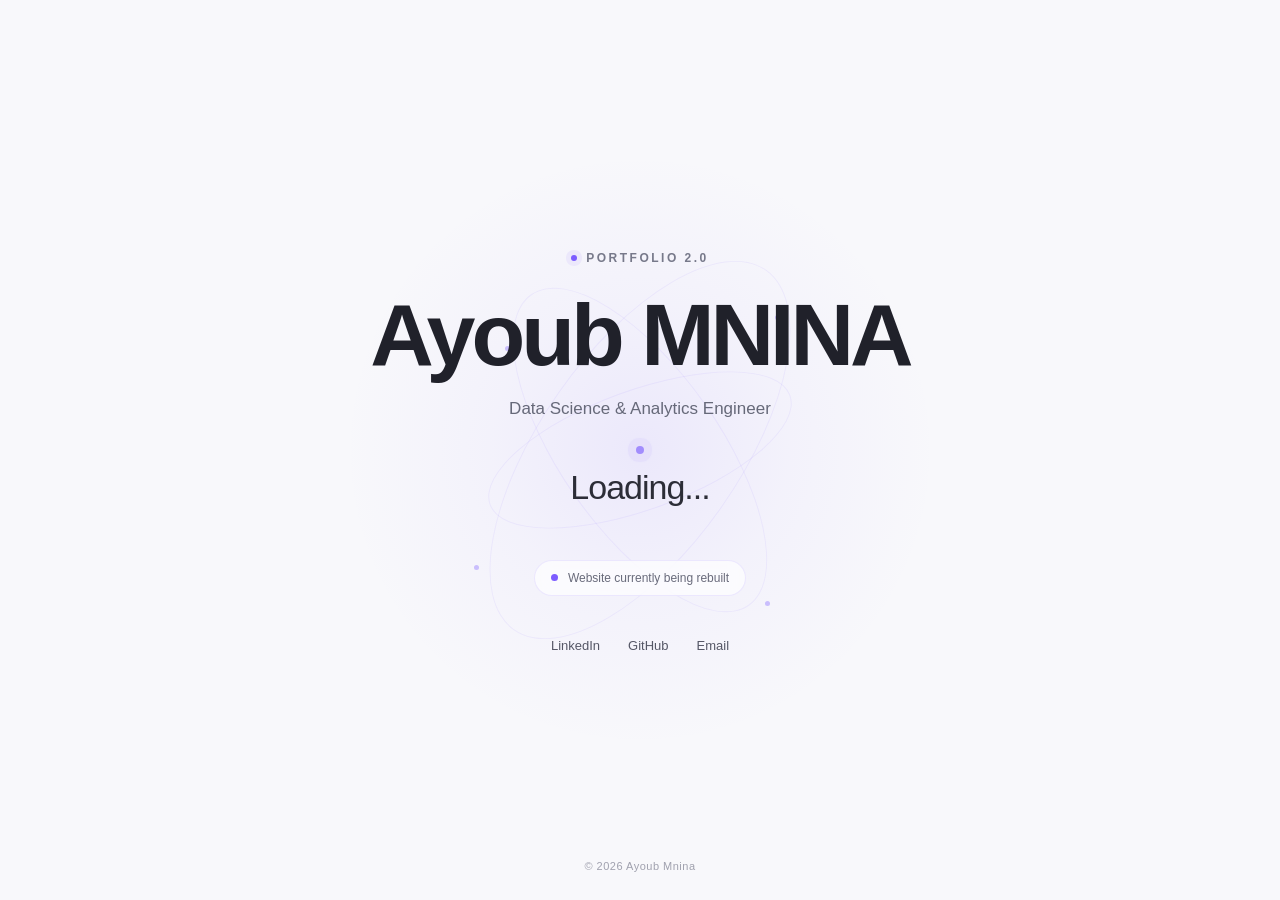
<file: index.html>
<!DOCTYPE html>
<html lang="en">
<head>
    <meta charset="UTF-8">
    <meta name="viewport" content="width=device-width, initial-scale=1.0">

    <title>Ayoub Mnina — Portfolio</title>

    <meta name="description"
          content="I'm Ayoub MNINA, and my website currently being rebuilt.">

    <style>
        /* =========================
           RESET
        ========================= */

        * {
            margin: 0;
            padding: 0;
            box-sizing: border-box;
        }

        html {
            scroll-behavior: smooth;
        }

        body {
            font-family: -apple-system, BlinkMacSystemFont, "Segoe UI",
                         Roboto, Helvetica, Arial, sans-serif;

            background: #f8f8fb;
            color: #20212a;

            min-height: 100vh;
            overflow: hidden;
        }


        /* =========================
           MAIN
        ========================= */

        .maintenance-page {
            min-height: 100vh;
            position: relative;

            display: flex;
            align-items: center;
            justify-content: center;

            padding: 40px 24px;

            overflow: hidden;
        }


        /* =========================
           BACKGROUND
        ========================= */

        .background {
            position: absolute;
            inset: 0;
            pointer-events: none;
            overflow: hidden;
        }

        .gradient {
            position: absolute;

            width: 600px;
            height: 600px;

            border-radius: 50%;

            background: radial-gradient(
                circle,
                rgba(124, 92, 255, 0.10) 0%,
                rgba(124, 92, 255, 0.04) 35%,
                transparent 70%
            );

            top: 50%;
            left: 50%;

            transform: translate(-50%, -50%);
        }


        /* =========================
           SCIENTIFIC ORBIT
        ========================= */

        .visual {
            position: absolute;

            width: 520px;
            height: 520px;

            top: 50%;
            left: 50%;

            transform: translate(-50%, -50%);

            opacity: 0.65;
        }

        .orbit {
            position: absolute;

            top: 50%;
            left: 50%;

            border: 1px solid rgba(124, 92, 255, 0.12);

            border-radius: 50%;

            transform: translate(-50%, -50%) rotate(-20deg);
        }

        .orbit-1 {
            width: 320px;
            height: 120px;
        }

        .orbit-2 {
            width: 380px;
            height: 160px;

            transform: translate(-50%, -50%) rotate(55deg);
        }

        .orbit-3 {
            width: 440px;
            height: 200px;

            transform: translate(-50%, -50%) rotate(-55deg);
        }

        .center-point {
            position: absolute;

            width: 8px;
            height: 8px;

            border-radius: 50%;

            background: #7c5cff;

            top: 50%;
            left: 50%;

            transform: translate(-50%, -50%);

            box-shadow:
                0 0 0 8px rgba(124, 92, 255, 0.08),
                0 0 30px rgba(124, 92, 255, 0.25);
        }

        .node {
            position: absolute;

            width: 5px;
            height: 5px;

            border-radius: 50%;

            background: #7c5cff;

            opacity: 0.55;
        }

        .node-1 {
            top: 30%;
            left: 24%;
        }

        .node-2 {
            top: 24%;
            right: 23%;
        }

        .node-3 {
            bottom: 27%;
            left: 18%;
        }

        .node-4 {
            bottom: 20%;
            right: 25%;
        }


        /* =========================
           CONTENT
        ========================= */

        .content {
            position: relative;
            z-index: 2;

            width: 100%;
            max-width: 720px;

            text-align: center;
        }


        /* =========================
           EYEBROW
        ========================= */

        .eyebrow {
            display: inline-flex;
            align-items: center;
            gap: 9px;

            margin-bottom: 28px;

            color: #77798a;

            font-size: 12px;
            font-weight: 600;

            letter-spacing: 2.5px;
            text-transform: uppercase;
        }

        .eyebrow::before {
            content: "";

            width: 6px;
            height: 6px;

            border-radius: 50%;

            background: #7c5cff;

            box-shadow: 0 0 0 5px rgba(124, 92, 255, 0.08);
        }


        /* =========================
           NAME
        ========================= */

        h1 {
            font-size: clamp(52px, 8vw, 88px);

            line-height: 0.95;

            font-weight: 650;

            letter-spacing: -4px;

            color: #20212a;

            margin-bottom: 22px;
        }


        /* =========================
           ROLE
        ========================= */

        .role {
            font-size: 17px;

            color: #666979;

            font-weight: 400;

            margin-bottom: 48px;
        }

        .role span {
            margin: 0 8px;

            color: #b2b3bd;
        }


        /* =========================
           MESSAGE
        ========================= */

        .message {
            max-width: 560px;

            margin: 0 auto;
        }

        .message h2 {
            font-size: clamp(25px, 4vw, 34px);

            line-height: 1.2;

            font-weight: 500;

            letter-spacing: -1px;

            margin-bottom: 18px;

            color: #2c2d37;
        }

        .message p {
            font-size: 15px;

            line-height: 1.8;

            color: #77798a;
        }


        /* =========================
           STATUS
        ========================= */

        .status {
            display: inline-flex;
            align-items: center;
            gap: 10px;

            margin-top: 34px;

            padding: 10px 16px;

            border: 1px solid rgba(124, 92, 255, 0.12);

            border-radius: 100px;

            background: rgba(255, 255, 255, 0.65);

            color: #696b7b;

            font-size: 12px;
            font-weight: 500;

            backdrop-filter: blur(8px);
        }

        .status-dot {
            width: 7px;
            height: 7px;

            border-radius: 50%;

            background: #7c5cff;

            animation: pulse 2s infinite;
        }

        @keyframes pulse {
            0% {
                box-shadow: 0 0 0 0 rgba(124, 92, 255, 0.35);
            }

            70% {
                box-shadow: 0 0 0 7px rgba(124, 92, 255, 0);
            }

            100% {
                box-shadow: 0 0 0 0 rgba(124, 92, 255, 0);
            }
        }


        /* =========================
           SOCIAL LINKS
        ========================= */

        .links {
            display: flex;
            justify-content: center;
            align-items: center;
            gap: 28px;

            margin-top: 42px;
        }

        .links a {
            position: relative;

            color: #555766;

            text-decoration: none;

            font-size: 13px;
            font-weight: 500;

            transition: color 0.2s ease;
        }

        .links a::after {
            content: "";

            position: absolute;

            left: 0;
            bottom: -5px;

            width: 0;
            height: 1px;

            background: #7c5cff;

            transition: width 0.2s ease;
        }

        .links a:hover {
            color: #7c5cff;
        }

        .links a:hover::after {
            width: 100%;
        }


        /* =========================
           FOOTER
        ========================= */

        .footer {
            position: absolute;

            bottom: 28px;
            left: 0;
            right: 0;

            text-align: center;

            color: #a0a1ae;

            font-size: 11px;

            letter-spacing: 0.5px;
        }


        /* =========================
           RESPONSIVE
        ========================= */

        @media (max-width: 700px) {

            body {
                overflow: hidden;
            }

            .maintenance-page {
                padding: 30px 20px 70px;
            }

            .visual {
                width: 380px;
                height: 380px;

                opacity: 0.45;
            }

            .orbit-1 {
                width: 250px;
                height: 100px;
            }

            .orbit-2 {
                width: 300px;
                height: 130px;
            }

            .orbit-3 {
                width: 350px;
                height: 160px;
            }

            h1 {
                letter-spacing: -2.5px;
            }

            .role {
                font-size: 15px;
                margin-bottom: 38px;
            }

            .message h2 {
                font-size: 26px;
            }

            .message p {
                font-size: 14px;
                line-height: 1.7;
            }

            .links {
                gap: 22px;
            }

            .footer {
                bottom: 20px;
            }
        }

    </style>
</head>


<body>

    <main class="maintenance-page">

        <!-- Background -->
        <div class="background">
            <div class="gradient"></div>

            <div class="visual">
                <div class="orbit orbit-1"></div>
                <div class="orbit orbit-2"></div>
                <div class="orbit orbit-3"></div>

                <div class="center-point"></div>

                <div class="node node-1"></div>
                <div class="node node-2"></div>
                <div class="node node-3"></div>
                <div class="node node-4"></div>
            </div>
        </div>


        <!-- Main content -->
        <div class="content">

            <div class="eyebrow">
                Portfolio 2.0
            </div>


            <h1>
                Ayoub MNINA
            </h1>


            <p class="role">
                Data Science & Analytics Engineer
            </p>


            <div class="message">

                <h2>
                    Loading...
                </h2>

            </div>


            <div class="status">
                <span class="status-dot"></span>
                Website currently being rebuilt
            </div>


            <div class="links">

                <a href="https://www.linkedin.com/in/mninaayoub/"
                   target="_blank"
                   rel="noopener noreferrer">
                    LinkedIn
                </a>

                <a href="https://github.com/Ayuub34"
                   target="_blank"
                   rel="noopener noreferrer">
                    GitHub
                </a>

                <a href="mailto:ayoub.mnina5@gmail.com">
                    Email
                </a>

            </div>

        </div>


        <div class="footer">
            © 2026 Ayoub Mnina
        </div>

    </main>

</body>
</html>
</file>
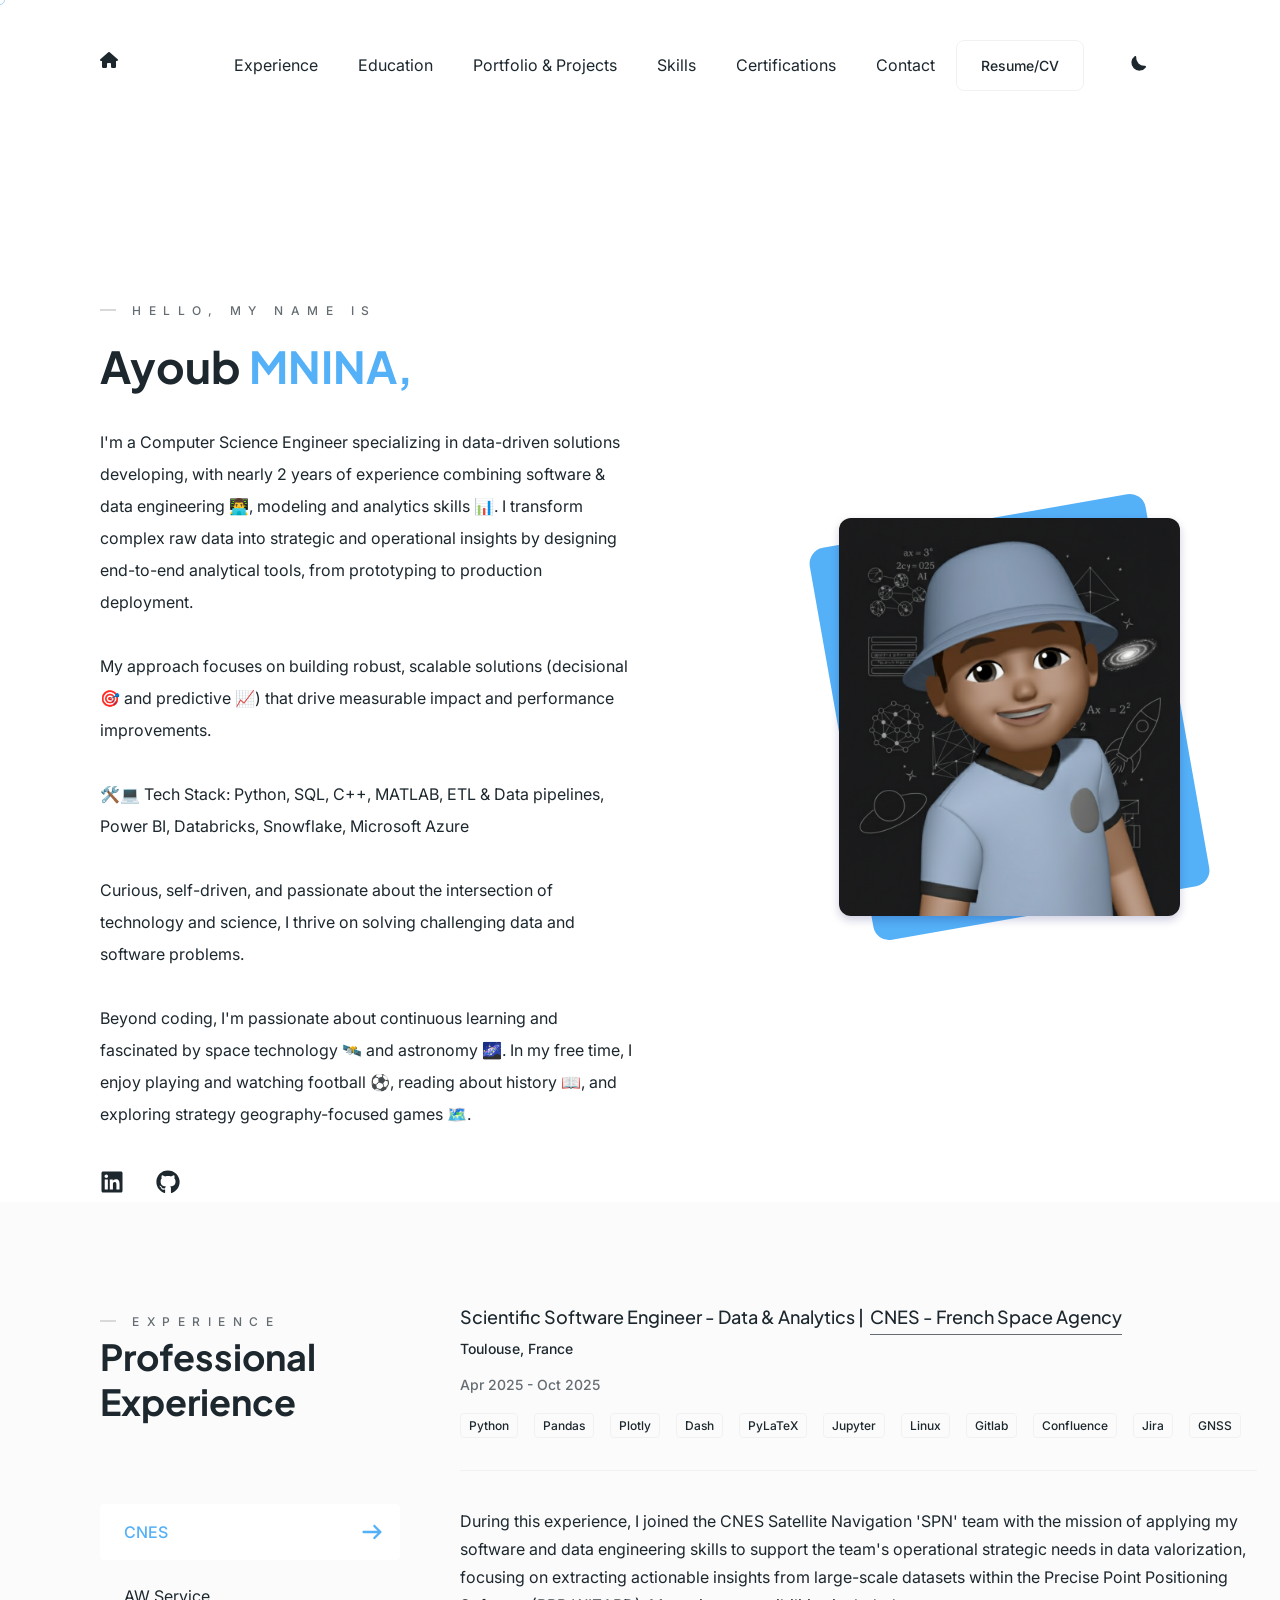
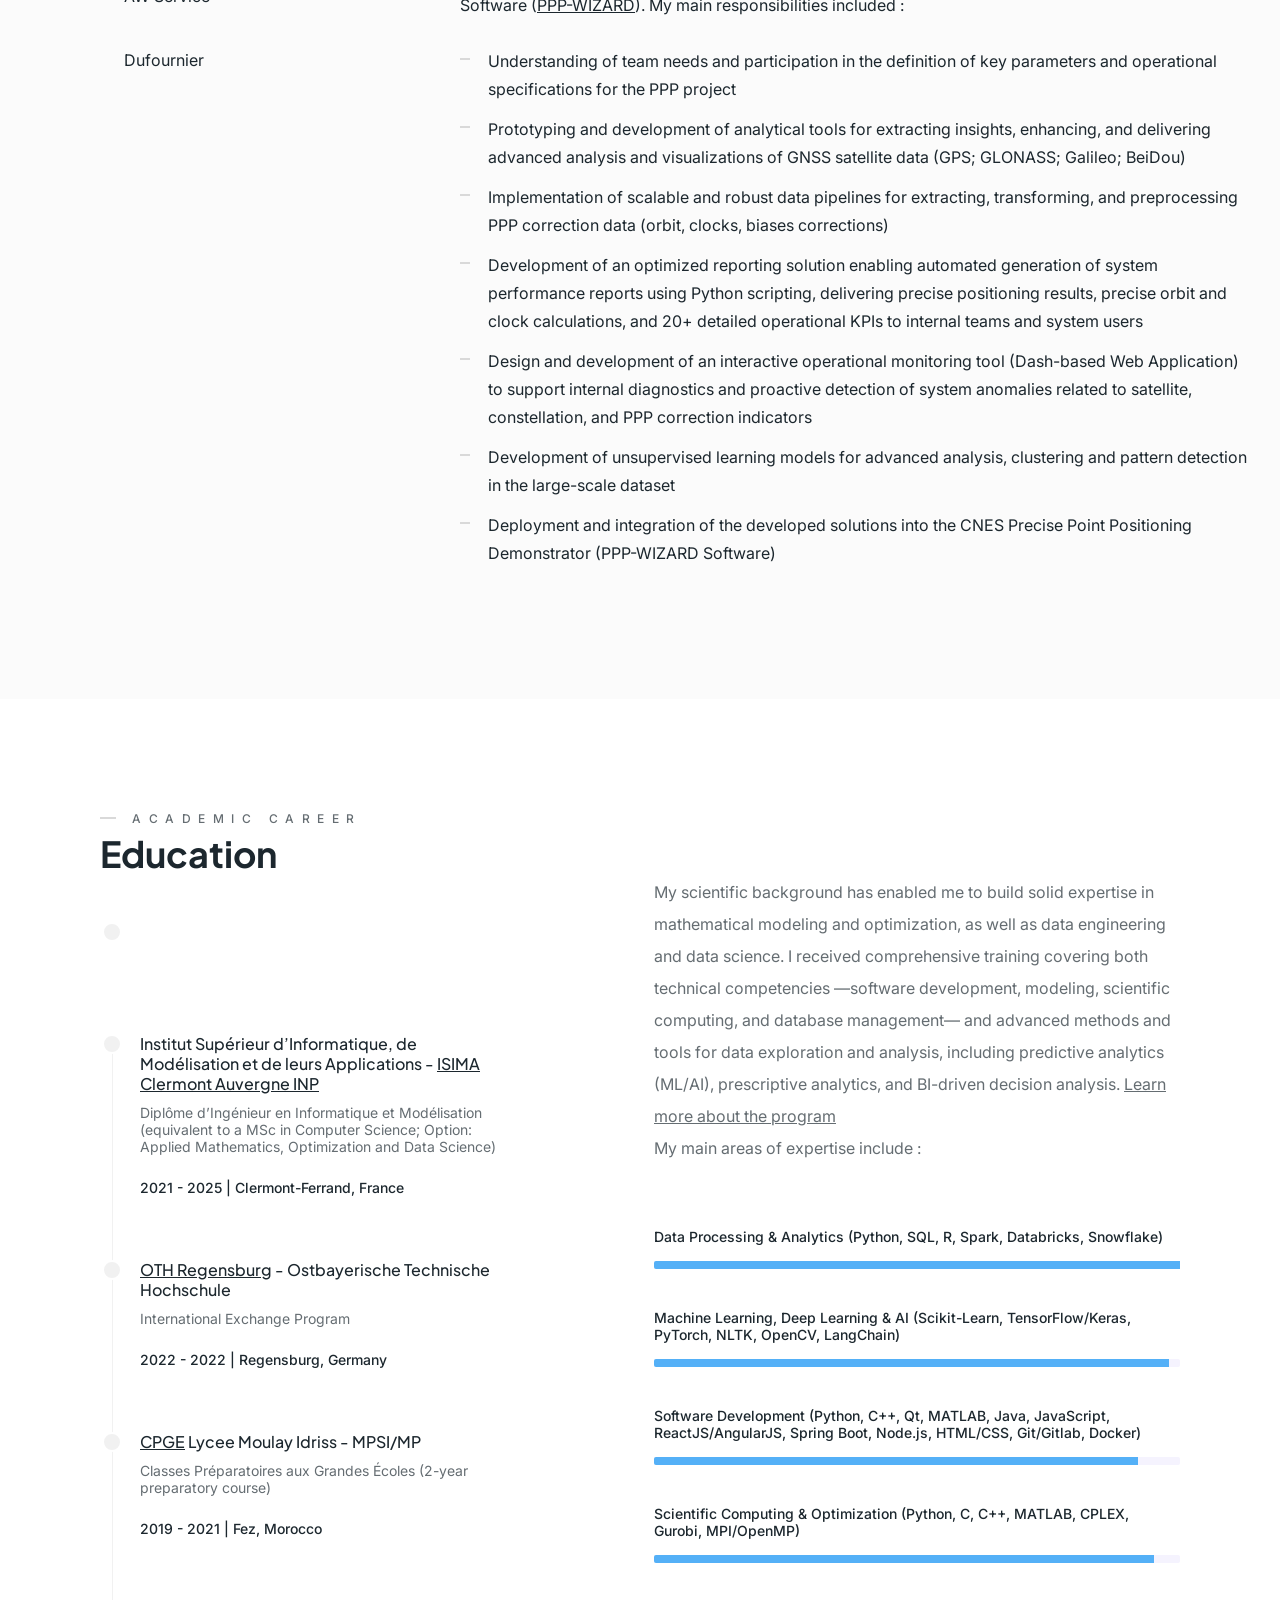
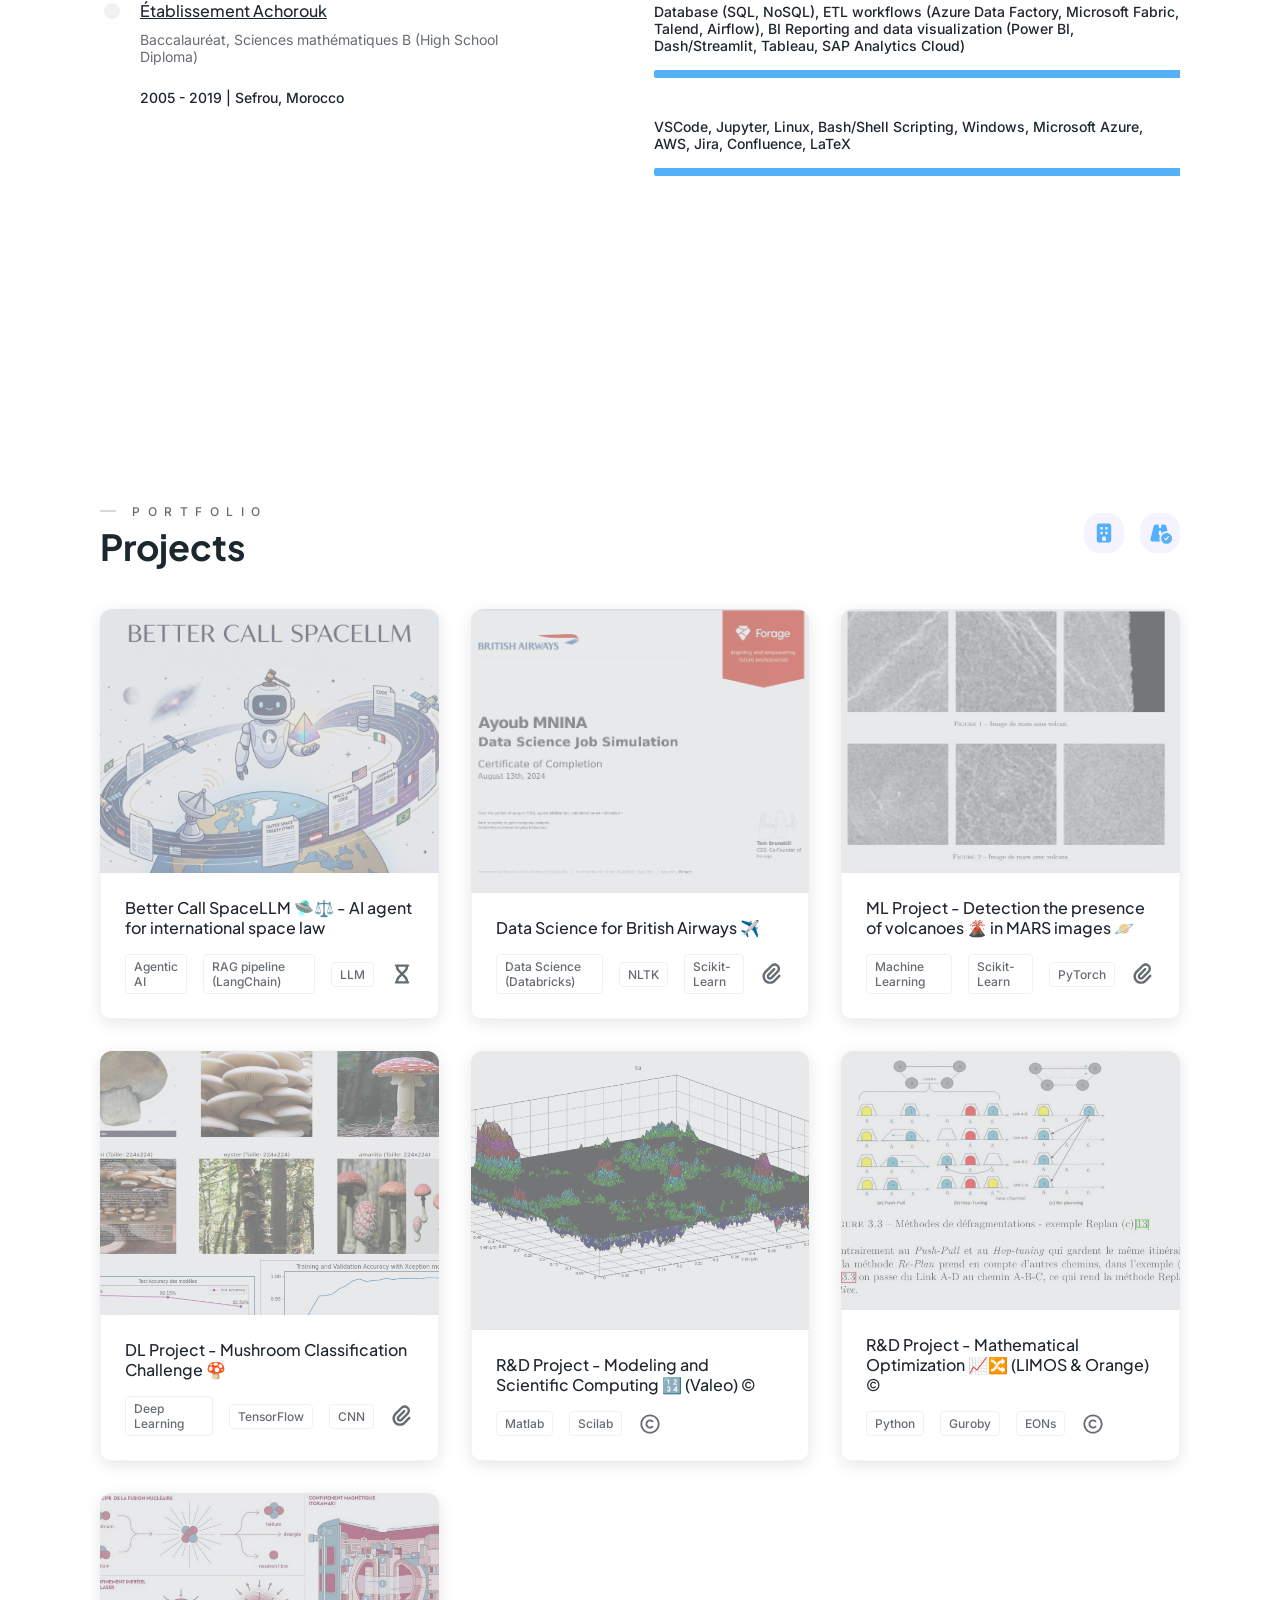
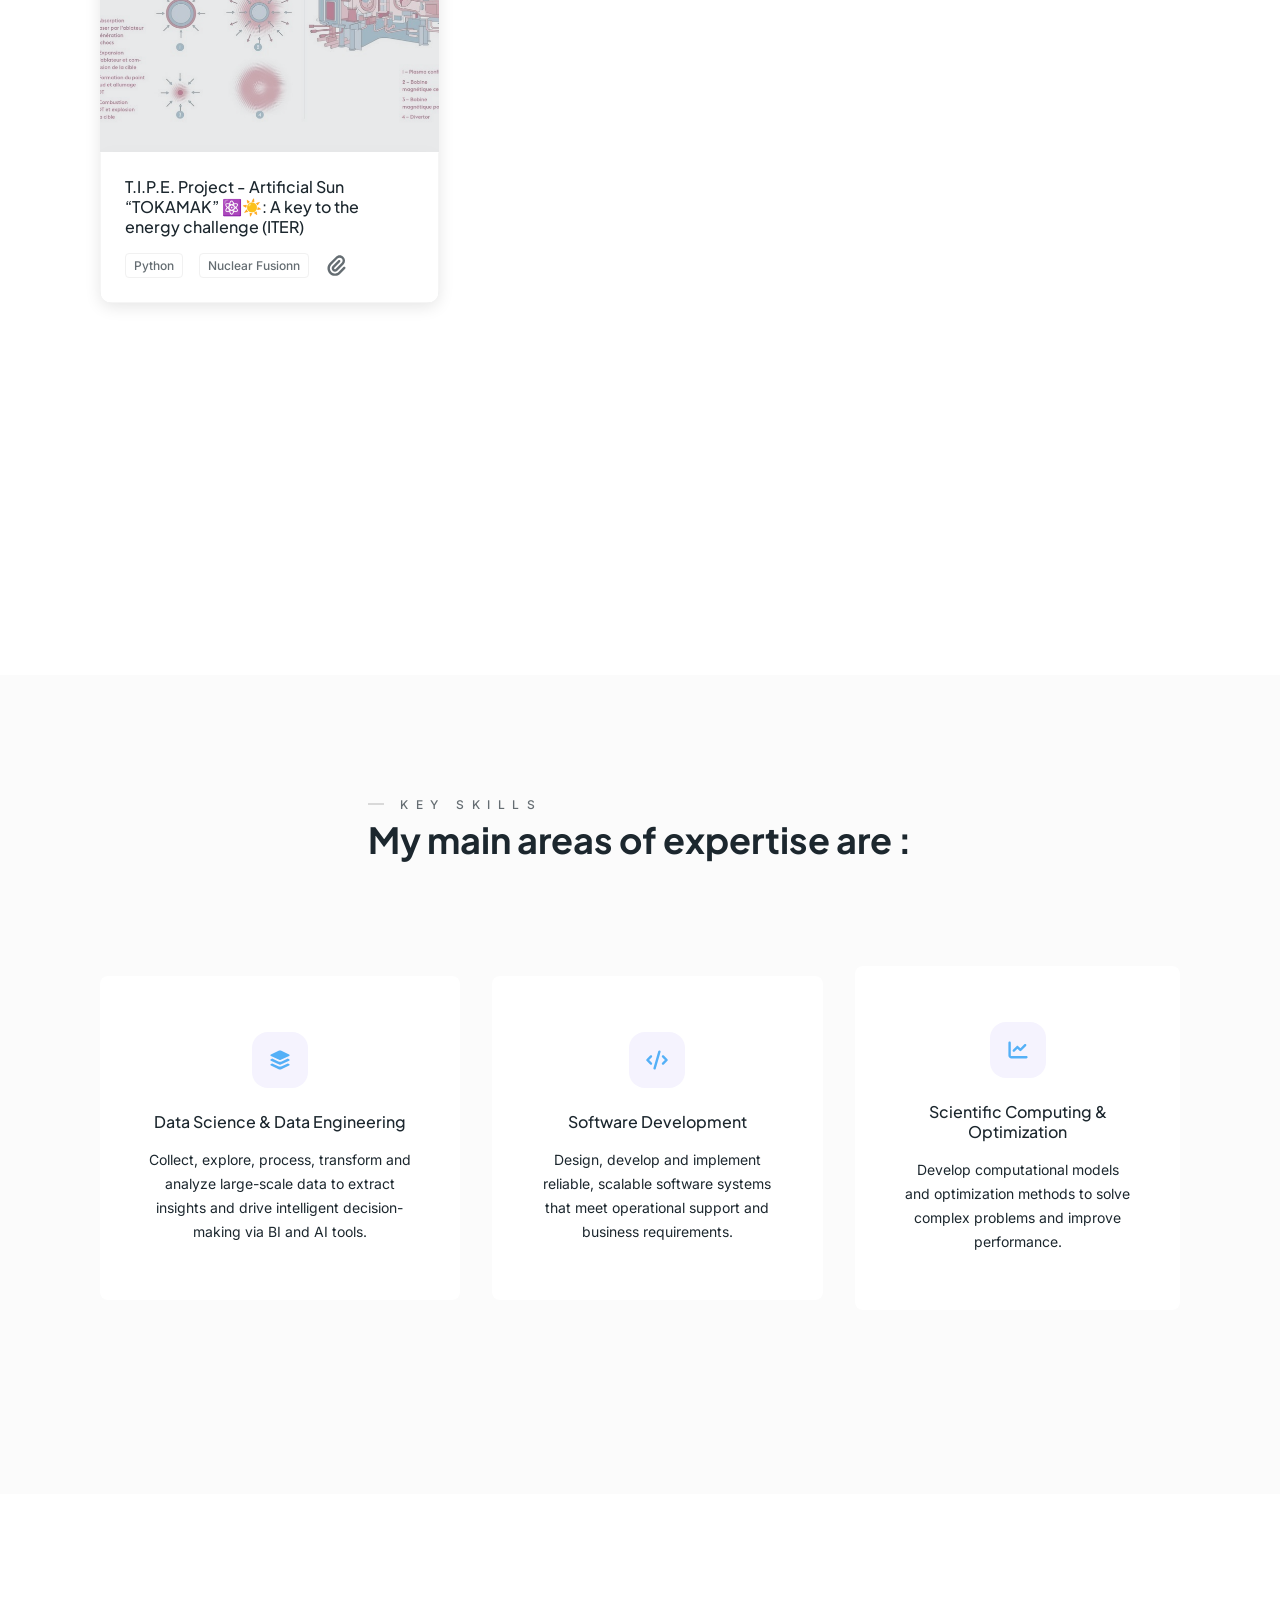
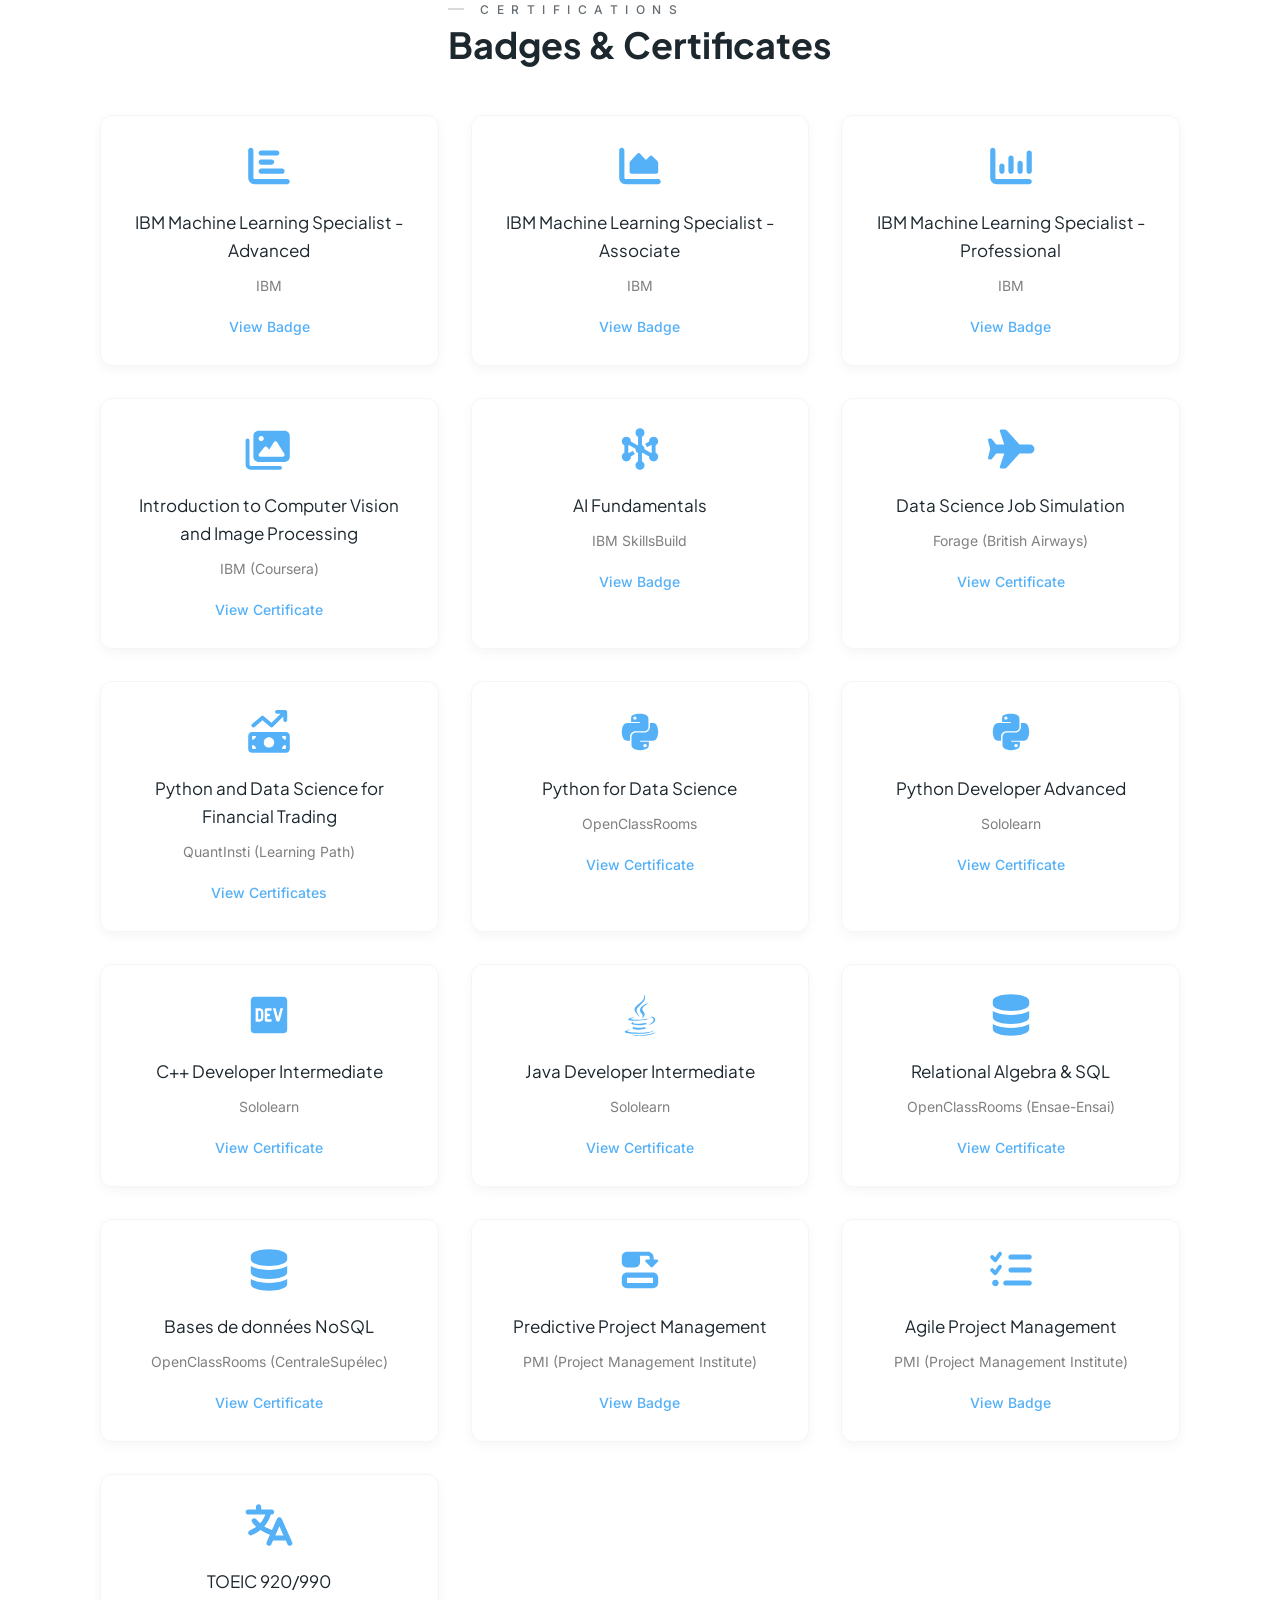
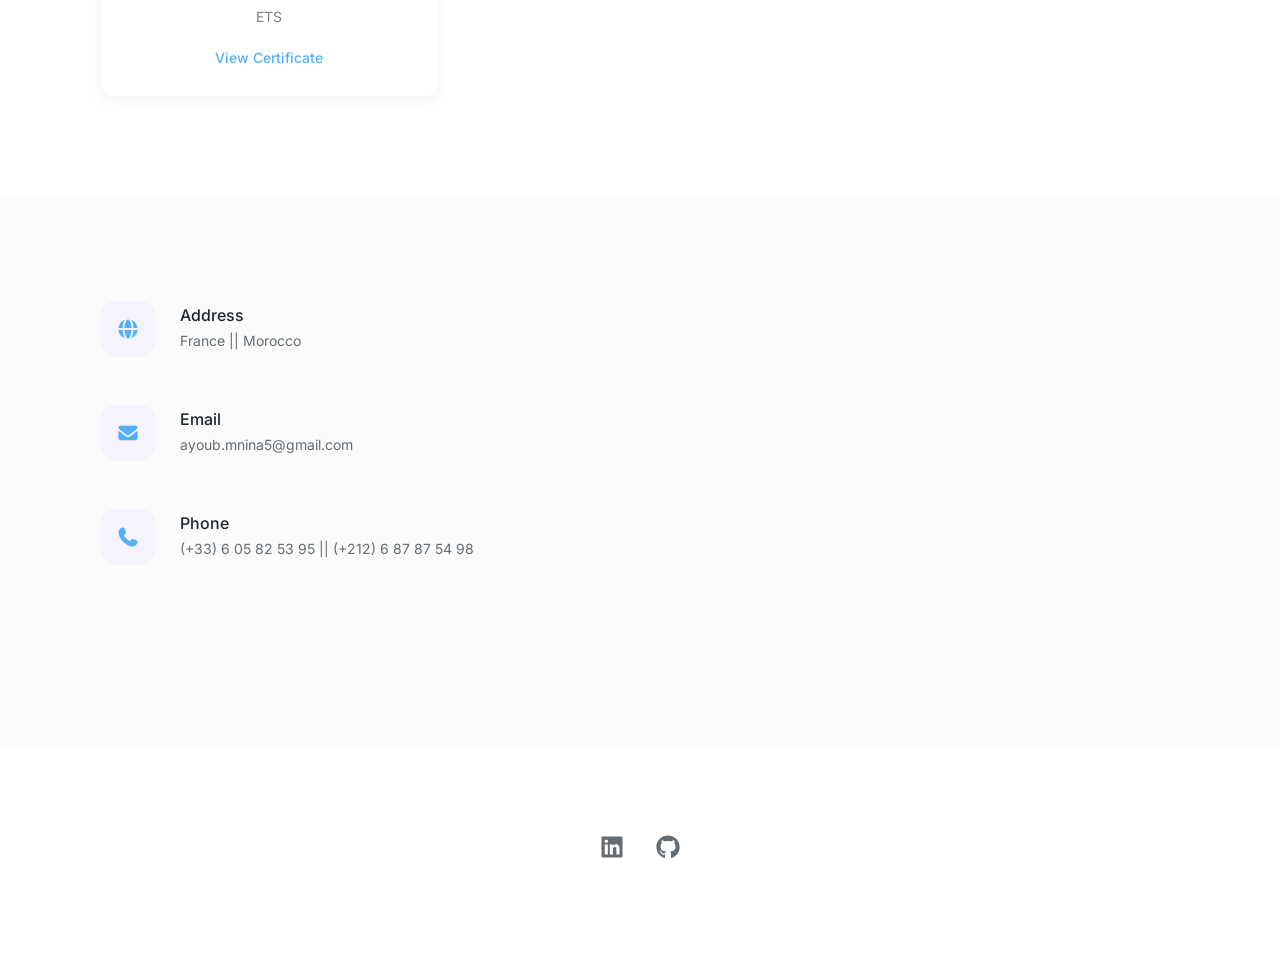
<file: index_old.html>
<!DOCTYPE html>
<html lang="en">
<head>
    <meta charset="UTF-8">
    <meta http-equiv="X-UA-Compatible" content="IE=edge">
    <meta name="viewport" content="width=device-width, initial-scale=1.0">
    
    <link rel="manifest" href="assets/favicon/site.webmanifest">
    <link rel="preconnect" href="https://fonts.googleapis.com">
    <link rel="preconnect" href="https://fonts.gstatic.com" crossorigin>
    <link href="https://fonts.googleapis.com/css2?family=Inter:wght@300;400;500&family=Plus+Jakarta+Sans:wght@300;400;500;600;700&display=swap" rel="stylesheet">
    <link href="assets/css/aos.css" rel="stylesheet">
    <link href="assets/css/swiper-bundle.min.css" rel="stylesheet">
    <link rel="stylesheet" href="assets/css/kursor.css">
    <link rel="stylesheet" href="styles.css">
    <link rel="stylesheet" href="https://cdnjs.cloudflare.com/ajax/libs/font-awesome/6.0.0-beta3/css/all.min.css">
	<link rel="icon" type="image/png" href="assets/img/Gemini-spaceIT-icon.ico">
    <title>Welcome! Ayoub Mnina Portfolio</title>
</head>
<body>
<header class="header">
    <div class="container">
        <div class="logo" data-aos-delay="100" data-aos="fade-down">
            <i class="fas fa-home"></i>
            <!-- <svg xmlns="http://www.w3.org/2000/svg" viewBox="0 0 640 640"><path d="M304 70.1C313.1 61.9 326.9 61.9 336 70.1L568 278.1C577.9 286.9 578.7 302.1 569.8 312C560.9 321.9 545.8 322.7 535.9 313.8L527.9 306.6L527.9 511.9C527.9 547.2 499.2 575.9 463.9 575.9L175.9 575.9C140.6 575.9 111.9 547.2 111.9 511.9L111.9 306.6L103.9 313.8C94 322.6 78.9 321.8 70 312C61.1 302.2 62 287 71.8 278.1L304 70.1zM320 120.2L160 263.7L160 512C160 520.8 167.2 528 176 528L224 528L224 424C224 384.2 256.2 352 296 352L344 352C383.8 352 416 384.2 416 424L416 528L464 528C472.8 528 480 520.8 480 512L480 263.7L320 120.3zM272 528L368 528L368 424C368 410.7 357.3 400 344 400L296 400C282.7 400 272 410.7 272 424L272 528z"/></svg> -->
        </div>
        <nav class="nav">
            <ul class="nav-links">
                <li class="experience active" data-aos="fade-down" data-aos-delay="150">
                    <a href="#experience">Experience</a>
                </li>
                <li class="education-skill" data-aos="fade-down" data-aos-delay="200">
                    <a href="#education-skill">Education</a>
                </li>
                <li class="portfolios" data-aos="fade-down" data-aos-delay="250">
                    <a href="#portfolios">Portfolio & Projects</a>
                </li>
                <li class="services" data-aos="fade-down" data-aos-delay="300">
                    <a href="#services">Skills</a>
                </li>
				<li class="certificat" data-aos="fade-down" data-aos-delay="350">
                    <a href="#certificat">Certifications</a>
                </li>

                <li class="contact" data-aos="fade-down" data-aos-delay="400">
                    <a href="#contact">Contact</a>
                </li>
            </ul>     
        </nav>

        <div class="right-content" data-aos-delay="450" data-aos="fade-down">
			<a href="assets/CV_Ayoub-Mnina.pdf" target="_blank" class="btn btn-outline-light download-resume">Resume/CV</a>

			<div class="theme-color-toggle">
				<!-- 🌙 Moon Icon -->
				<svg class="moon" viewBox="0 0 24 24" width="24" height="24" fill="none" stroke="currentColor" stroke-width="2" stroke-linecap="round" stroke-linejoin="round">
					<path d="M21 12.79A9 9 0 0 1 11.21 3 7 7 0 1 0 21 12.79z"></path>
				</svg>

				<!-- ☀️ Sun Icon -->
				<svg class="sun" viewBox="0 0 24 24" width="24" height="24" fill="none" stroke="currentColor" stroke-width="2" stroke-linecap="round" stroke-linejoin="round">
					<circle cx="12" cy="12" r="5"></circle>
					<path d="M12 1v2M12 21v2M4.22 4.22l1.42 1.42M18.36 18.36l1.42 1.42M1 12h2M21 12h2M4.22 19.78l1.42-1.42M18.36 5.64l1.42-1.42"></path>
				</svg>
			</div>

			<!--<svg xmlns="http://www.w3.org/2000/svg" viewBox="0 0 640 640"><path d="M96 160C96 142.3 110.3 128 128 128L512 128C529.7 128 544 142.3 544 160C544 177.7 529.7 192 512 192L128 192C110.3 192 96 177.7 96 160zM96 320C96 302.3 110.3 288 128 288L512 288C529.7 288 544 302.3 544 320C544 337.7 529.7 352 512 352L128 352C110.3 352 96 337.7 96 320zM544 480C544 497.7 529.7 512 512 512L128 512C110.3 512 96 497.7 96 480C96 462.3 110.3 448 128 448L512 448C529.7 448 544 462.3 544 480z"/></svg>-->
			<!--<div class="translate-container">
				<i class="fas fa-globe globe-icon"></i><div id="google_translate_element"></div>
			</div>-->
		</div>
    </div>
</header>
<main>
    <section class="hero-section">
        <div class="container">
            <div class="content" data-aos="fade-up">
                <p class="above-title mb-16">Hello, My name is</p>
                <h1 class="full-name">Ayoub <span class="primary">MNINA,</span></h1>
                <p class="about">I'm a Computer Science Engineer specializing in data-driven solutions developing, 
								with nearly 2 years of experience combining software & data engineering 👨‍💻, 
								modeling and analytics skills 📊. I transform complex raw data into strategic and operational
								insights by designing end-to-end analytical tools, from prototyping to production deployment.<BR><BR>

								My approach focuses on building robust, scalable solutions (decisional 🎯 
								and predictive 📈) that drive measurable impact and performance improvements.<BR><BR>

								🛠️💻 Tech Stack: Python, SQL, C++, MATLAB, ETL & Data pipelines,<BR> Power BI, Databricks, Snowflake, Microsoft Azure<BR><BR>

								Curious, self-driven, and passionate about the intersection of technology 
								and science, I thrive on solving challenging data and software problems.<BR><BR>

								Beyond coding, I'm passionate about continuous learning and fascinated by 
								space technology 🛰️ and astronomy 🌌. In my free time, I enjoy playing and watching football ⚽,
								reading about history 📖, and exploring strategy geography-focused games 🗺️.
				</p>
                <ul class="social-icons"> 
                    <li>
                        <a href="https://www.linkedin.com/in/mninaayoub/" target="_blank">
                            <!-- LinkedIn Icon -->
							<svg xmlns="http://www.w3.org/2000/svg" viewBox="0 0 448 512"><!--!Font Awesome Free v7.1.0 by @fontawesome - https://fontawesome.com License - https://fontawesome.com/license/free Copyright 2025 Fonticons, Inc.--><path d="M416 32L31.9 32C14.3 32 0 46.5 0 64.3L0 447.7C0 465.5 14.3 480 31.9 480L416 480c17.6 0 32-14.5 32-32.3l0-383.4C448 46.5 433.6 32 416 32zM135.4 416l-66.4 0 0-213.8 66.5 0 0 213.8-.1 0zM102.2 96a38.5 38.5 0 1 1 0 77 38.5 38.5 0 1 1 0-77zM384.3 416l-66.4 0 0-104c0-24.8-.5-56.7-34.5-56.7-34.6 0-39.9 27-39.9 54.9l0 105.8-66.4 0 0-213.8 63.7 0 0 29.2 .9 0c8.9-16.8 30.6-34.5 62.9-34.5 67.2 0 79.7 44.3 79.7 101.9l0 117.2z"/></svg>
                        </a>
                    </li>
					<li>
                        <a href="https://github.com/Ayuub34" target="_blank">
                            <!-- GitHub Icon -->
							<svg xmlns="http://www.w3.org/2000/svg" viewBox="0 0 512 512"><!--!Font Awesome Free v7.1.0 by @fontawesome - https://fontawesome.com License - https://fontawesome.com/license/free Copyright 2025 Fonticons, Inc.--><path d="M173.9 397.4c0 2-2.3 3.6-5.2 3.6-3.3 .3-5.6-1.3-5.6-3.6 0-2 2.3-3.6 5.2-3.6 3-.3 5.6 1.3 5.6 3.6zm-31.1-4.5c-.7 2 1.3 4.3 4.3 4.9 2.6 1 5.6 0 6.2-2s-1.3-4.3-4.3-5.2c-2.6-.7-5.5 .3-6.2 2.3zm44.2-1.7c-2.9 .7-4.9 2.6-4.6 4.9 .3 2 2.9 3.3 5.9 2.6 2.9-.7 4.9-2.6 4.6-4.6-.3-1.9-3-3.2-5.9-2.9zM252.8 8c-138.7 0-244.8 105.3-244.8 244 0 110.9 69.8 205.8 169.5 239.2 12.8 2.3 17.3-5.6 17.3-12.1 0-6.2-.3-40.4-.3-61.4 0 0-70 15-84.7-29.8 0 0-11.4-29.1-27.8-36.6 0 0-22.9-15.7 1.6-15.4 0 0 24.9 2 38.6 25.8 21.9 38.6 58.6 27.5 72.9 20.9 2.3-16 8.8-27.1 16-33.7-55.9-6.2-112.3-14.3-112.3-110.5 0-27.5 7.6-41.3 23.6-58.9-2.6-6.5-11.1-33.3 2.6-67.9 20.9-6.5 69 27 69 27 20-5.6 41.5-8.5 62.8-8.5s42.8 2.9 62.8 8.5c0 0 48.1-33.6 69-27 13.7 34.7 5.2 61.4 2.6 67.9 16 17.7 25.8 31.5 25.8 58.9 0 96.5-58.9 104.2-114.8 110.5 9.2 7.9 17 22.9 17 46.4 0 33.7-.3 75.4-.3 83.6 0 6.5 4.6 14.4 17.3 12.1 100-33.2 167.8-128.1 167.8-239 0-138.7-112.5-244-251.2-244zM105.2 352.9c-1.3 1-1 3.3 .7 5.2 1.6 1.6 3.9 2.3 5.2 1 1.3-1 1-3.3-.7-5.2-1.6-1.6-3.9-2.3-5.2-1zm-10.8-8.1c-.7 1.3 .3 2.9 2.3 3.9 1.6 1 3.6 .7 4.3-.7 .7-1.3-.3-2.9-2.3-3.9-2-.6-3.6-.3-4.3 .7zm32.4 35.6c-1.6 1.3-1 4.3 1.3 6.2 2.3 2.3 5.2 2.6 6.5 1 1.3-1.3 .7-4.3-1.3-6.2-2.2-2.3-5.2-2.6-6.5-1zm-11.4-14.7c-1.6 1-1.6 3.6 0 5.9s4.3 3.3 5.6 2.3c1.6-1.3 1.6-3.9 0-6.2-1.4-2.3-4-3.3-5.6-2z"/></svg>
                        </a>
                    </li>
                </ul>
            </div>
            <div class="image" data-aos="fade-up">
                <div class="cover">
                    <!-- Decorative Lines Vector -->
					<svg class="lines-vector" viewBox="0 0 200 210" width="200" height="210" fill="none"
						stroke="currentColor" stroke-width="1.5" stroke-linecap="round" stroke-linejoin="round">
					<path d="M10 10C40 40 80 10 110 40C140 70 180 30 190 60" opacity="0.4"/>
					<path d="M10 40C40 70 80 40 110 70C140 100 180 60 190 90" opacity="0.3"/>
					<path d="M10 70C40 100 80 70 110 100C140 130 180 90 190 120" opacity="0.2"/>
					<path d="M10 100C40 130 80 100 110 130C140 160 180 120 190 150" opacity="0.15"/>
					</svg>
                </div>
				<img src="assets\img/Bitmoji-Ayoub.png" alt="Ayoub Mnina" class="profile-img">
            </div>
        </div>
    </section>
    
    <section class="experience-section" id="experience">
        <div class="container">
            <div class="side">
                <div class="section-name" data-aos="fade-up">
                    <p class="above-title">Experience</p>
                    <h4 class="title">Professional Experience</h4>
                </div>
                <div class="companies-list">
                    <div class="selector">
                        <svg xmlns="http://www.w3.org/2000/svg" viewBox="0 0 640 640"><!--!Font Awesome Free v7.1.0 by @fontawesome - https://fontawesome.com License - https://fontawesome.com/license/free Copyright 2025 Fonticons, Inc.--><path d="M566.6 342.6C579.1 330.1 579.1 309.8 566.6 297.3L406.6 137.3C394.1 124.8 373.8 124.8 361.3 137.3C348.8 149.8 348.8 170.1 361.3 182.6L466.7 288L96 288C78.3 288 64 302.3 64 320C64 337.7 78.3 352 96 352L466.7 352L361.3 457.4C348.8 469.9 348.8 490.2 361.3 502.7C373.8 515.2 394.1 515.2 406.6 502.7L566.6 342.7z"/></svg>
                    </div>
                    <ul>
                        <li data-tab="cnes" class="active" data-aos="fade-up">CNES</li>
                        <li data-tab="awService" data-aos-delay="50" data-aos="fade-up">AW Service</li>
						<li data-tab="dufournier" data-aos-delay="100" data-aos="fade-up">Dufournier</li>
                    </ul>
                </div>
            </div> 
            <div class="content active" id="cnes">
                <div class="headline" data-aos-delay="50" data-aos="fade-up">
                    <h4 class="job-title">Scientific Software Engineer - Data & Analytics   |&nbsp; <span class="company-name"><a href="https://cnes.fr/" target="_blank" rel="noopener noreferrer">CNES - French Space Agency</a></span></h4>
                    <p class="location">Toulouse, France</p>
                    <p class="period">Apr 2025 - Oct 2025</p>
                    <ul class="stack-list">
                        <li class="tag">Python</li>
						<li class="tag">Pandas</li>
                        <li class="tag">Plotly</li>
						<li class="tag">Dash</li>
                        <li class="tag">PyLaTeX</li>
                        <li class="tag">Jupyter</li>
						<li class="tag">Linux</li>
						<li class="tag">Gitlab</li>
						<li class="tag">Confluence</li>
						<li class="tag">Jira</li>
						<li class="tag">GNSS</li>
                    </ul>
                </div>
                <div class="line"></div>
                <p>During this experience, I joined the CNES Satellite Navigation 'SPN' team with the mission of applying my software and data engineering skills 
				to support the team's operational strategic needs in data valorization, focusing on extracting actionable insights from large-scale datasets within 
				the Precise Point Positioning Software (<a href="http://ppp-wizard.net/" target="_blank" rel="noopener noreferrer" style="text-decoration: underline;">PPP-WIZARD</a>). 
				My main responsibilities included : <BR> </p>
                <ul class="responsibilities">
                    <br>
                    <li data-aos-delay="50" data-aos="fade-up">Understanding of team needs and participation in the definition of key parameters and operational specifications for the PPP project</li>
                    <li data-aos-delay="100" data-aos="fade-up">Prototyping and development of analytical tools for extracting insights, enhancing, and delivering advanced analysis and visualizations of GNSS satellite data (GPS; GLONASS; Galileo; BeiDou)</li>
                    <li data-aos-delay="150" data-aos="fade-up">Implementation of scalable and robust data pipelines for extracting, transforming, and preprocessing PPP correction data (orbit, clocks, biases corrections)</li>
                    <li data-aos-delay="200" data-aos="fade-up">Development of an optimized reporting solution enabling automated generation of system performance reports using Python scripting, delivering precise positioning results, precise orbit and clock calculations, and 20+ detailed operational KPIs to internal teams and system users</li>
					<li data-aos-delay="250" data-aos="fade-up">Design and development of an interactive operational monitoring tool (Dash-based Web Application) to support internal diagnostics and proactive detection of system anomalies related to satellite, constellation, and PPP correction indicators</li>
					<li data-aos-delay="300" data-aos="fade-up">Development of unsupervised learning models for advanced analysis, clustering and pattern detection in the large-scale dataset</li>
                    <li data-aos-delay="350" data-aos="fade-up">Deployment and integration of the developed solutions into the CNES Precise Point Positioning Demonstrator (PPP-WIZARD Software)</li>
				</ul>
            </div>
            <div class="content" id="awService">
                <div class="headline" data-aos-delay="50" data-aos="fade-up">
                    <h4 class="job-title">Software Engineer - Data Scientist   |&nbsp;<span class="company-name"><a href="https://awservices.io/" target="_blank" rel="noopener noreferrer">AW Service</a></span></h4>
                    <p class="location">Paris, France</p>
                    <p class="period">June 2024 - Sept 2024</p>
                    <ul class="stack-list">
                        <li class="tag">Python</li>
                        <li class="tag">Scikit-learn</li>
						<li class="tag">Pandas</li>
                        <li class="tag">Snowflake</li>
						<li class="tag">SQL</li>
                        <li class="tag">Power BI</li>
                        <li class="tag">C++</li>
                        <li class="tag">Qt</li>
						<li class="tag">Jupyter</li>
                        <li class="tag">Git</li>
                    </ul>
                </div>
                <div class="line"></div>
                <p>During this experience, I joined the AW Service Consulting Data team for a property management digitalization project, 
				where I focused on extracting insights from various booking datasets and developing a predictive AI tool to anticipate booking cancellations. 
				My main responsibilities included :</p>
                <ul class="responsibilities">
                    <br>
                    <li>Developing ETL pipelines to process hotel booking data and generate data-driven insights across 15+ KPI</li>
                    <li>Building a predictive machine learning model to anticipate booking cancellations with a precision of 89%, enabling proactive decision-making</li>
                    <li>Deploying the ML solution as a C++/Qt desktop application (2-way PMS) enabling automated and real-time online-optimized booking management</li>
                </ul>
            </div>
			<div class="content" id="dufournier">
                <div class="headline" data-aos-delay="50" data-aos="fade-up">
                    <h4 class="job-title">Scientific Software Engineer - Data & Modélisation   |&nbsp; <span class="company-name"><a href="https://www.dufournier.com/" target="_blank" rel="noopener noreferrer">DUFOURNIER TECHNOLOGIES</a></span></h4>
                    <p class="location">Clermont-Ferrand, France</p>
                    <p class="period">Apr 2023 - Aug 2023</p>
                    <ul class="stack-list">
                        <li class="tag">Python</li>
                        <li class="tag">Numpy</li>
                        <li class="tag">Scipy</li>
						<li class="tag">PyQt5</li>
						<li class="tag">PyQtGraph</li>
						<li class="tag">PyODBC</li>
						<li class="tag">SQL</li>
						<li class="tag">Azure</li>
                        <li class="tag">MATLAB</li>
                    </ul>
                </div>
                <div class="line"></div>
                <p>During this experience, I joined the <a href="https://data-tires.com/" target="_blank" rel="noopener noreferrer" style="text-decoration: underline;">data-tires project</a> team, 
				focused on developing an automated data processing pipeline for tire testing operations and calculating metrics to support tire mathematical modeling. 
				Specifically, I worked on the following tasks : <BR> </p>
                <ul class="responsibilities">
                    <br>
                    <li data-aos-delay="50" data-aos="fade-up">Developing of in-house software to automate data processing, analysis, and visualization from tire testing machines (200 Hz time series data)</li>
                    <li data-aos-delay="100" data-aos="fade-up">Automating the calculation of tire performance criteria/indicators and integration of results into a 200+ tires database "<a href="https://data-tires.com/Services" target="_blank" rel="noopener noreferrer" style="text-decoration: underline;">data-tires</a>"</li>
                    <li data-aos-delay="150" data-aos="fade-up">Tire mathematical modeling (Pacejka Magic Formula) and improvements to internal PFS (Pacejka Fitting Software) tools from version MF 5.2 to MF 6.1/6.2</li>
                </ul>
            </div>
        </div>
    </section>
    
    <section class="education-skill-section" id="education-skill">
        <div class="container">
            <div class="section-name" data-aos="fade-up">
                <p class="above-title">Academic Career</p>
                <h4 class="title">Education</h4>
            </div>
            <div class="education-skill-wrapper">
                <div class="education">
                    <div class="education-item" data-aos="fade-up" data-aos-delay="100">
                        <h4 class="school">Institut Supérieur d’Informatique, de Modélisation et de leurs Applications - <a href="https://isima.fr/" target="_blank" rel="noopener noreferrer" style="text-decoration: underline;">ISIMA Clermont Auvergne INP</a></h4>
                        <p class="degree-field">Diplôme d’Ingénieur en Informatique et Modélisation (equivalent to a MSc in Computer Science; Option: Applied Mathematics, Optimization and Data Science)</p>
                        <p class="date">2021 - 2025 | Clermont-Ferrand, France</p>
                    </div>
                    <div class="education-item" data-aos="fade-up" data-aos-delay="150">
                        <h4 class="school"><a href="https://www.oth-regensburg.de/en/" target="_blank" rel="noopener noreferrer" style="text-decoration: underline;">OTH Regensburg</a> - Ostbayerische Technische Hochschule</h4>
                        <p class="degree-field">International Exchange Program</p>
                        <p class="date">2022 - 2022 | Regensburg, Germany</p>
                    </div>
                    <div class="education-item" data-aos="fade-up" data-aos-delay="200">
                        <h4 class="school"><a href="https://en.wikipedia.org/wiki/Classe_pr%C3%A9paratoire_aux_grandes_%C3%A9coles" target="_blank" rel="noopener noreferrer" style="text-decoration: underline;">CPGE</a> Lycee Moulay Idriss - MPSI/MP</h4>
                        <p class="degree-field">Classes Préparatoires aux Grandes Écoles (2-year preparatory course)</p>
                        <p class="date">2019 - 2021 | Fez, Morocco</p>
                    </div>
                    <div class="education-item" data-aos="fade-up" data-aos-delay="200">
                        <h4 class="school"><a href="https://www.indexmaroc.com/annuaire/etablissement-scolaire-achorouk-2/" target="_blank" rel="noopener noreferrer" style="text-decoration: underline;">Établissement Achorouk</a></h4>
                        <p class="degree-field">Baccalauréat, Sciences mathématiques B (High School Diploma)</p>
                        <p class="date">2005 - 2019 | Sefrou, Morocco</p>
                    </div>
                </div>
                <div class="skill">
                    <p class="description" data-aos="fade-up" data-aos-delay="50">My scientific background has enabled me to build solid expertise in mathematical modeling and optimization, as well as data engineering and data science. 
                        I received comprehensive training covering both technical competencies —software development, modeling, scientific computing, and database management— and advanced methods and tools for data exploration and analysis, including predictive analytics (ML/AI), prescriptive analytics, and BI-driven decision analysis. 
                        <a href="https://www.isima.fr/f4-optimisation-et-intelligence-artificielle/" target="_blank" style=" text-decoration: underline;">Learn more about the program</a> 
                        <br>My main areas of expertise include :</p>
                    <div class="progress-bar-wrapper" data-aos="fade-up" data-aos-delay="75">
                        <div class="progress-bar">
                            <p class="label">Data Processing & Analytics (Python, SQL, R, Spark, Databricks, Snowflake)</p>
                            <div class="main-bar"><div class="fill" data-width="100"></div></div>
                        </div>
                        <div class="progress-bar">
                            <p class="label">Machine Learning, Deep Learning & AI (Scikit-Learn, TensorFlow/Keras, PyTorch, NLTK, OpenCV, LangChain)</p>
                            <div class="main-bar"><div class="fill" data-width="98"></div></div>
                        </div>
                        <div class="progress-bar">
                            <p class="label">Software Development (Python, C++, Qt, MATLAB, Java, JavaScript, ReactJS/AngularJS, Spring Boot, Node.js, HTML/CSS, Git/Gitlab, Docker)</p>
                            <div class="main-bar"><div class="fill" data-width="92"></div></div>
                        </div>
                        <div class="progress-bar">
                            <p class="label">Scientific Computing & Optimization (Python, C, C++, MATLAB, CPLEX, Gurobi, MPI/OpenMP)</p>
                            <div class="main-bar"><div class="fill" data-width="95"></div></div>
                        </div>
                        <div class="progress-bar">
                            <p class="label">Database (SQL, NoSQL), ETL workflows (Azure Data Factory, Microsoft Fabric, Talend, Airflow), BI Reporting and data visualization (Power BI, Dash/Streamlit, Tableau, SAP Analytics Cloud)</p>
                            <div class="main-bar"><div class="fill" data-width="100"></div></div>
                        </div>
                        <div class="progress-bar">
                            <p class="label">VSCode, Jupyter, Linux, Bash/Shell Scripting, Windows, Microsoft Azure, AWS, Jira, Confluence, LaTeX</p>
                            <div class="main-bar"><div class="fill" data-width="100"></div></div>
                        </div>
                    </div>
                </div>
            </div>
        </div>
    </section>

    <section class="portfolio-section" id="portfolios">
        <div class="container">
            <div class="section-name" data-aos="fade-up" data-aos-delay="200">
                <div class="content">
                    <p class="above-title">Portfolio</p>
                    <h4 class="title">Projects</h4>
                </div>
                <div class="slider-navigation">
                    <div class="prev">
                        <svg xmlns="http://www.w3.org/2000/svg" viewBox="0 0 640 640"><!--!Font Awesome Free v7.1.0 by @fontawesome - https://fontawesome.com License - https://fontawesome.com/license/free Copyright 2025 Fonticons, Inc.--><path d="M192 64C156.7 64 128 92.7 128 128L128 512C128 547.3 156.7 576 192 576L448 576C483.3 576 512 547.3 512 512L512 128C512 92.7 483.3 64 448 64L192 64zM304 416L336 416C353.7 416 368 430.3 368 448L368 528L272 528L272 448C272 430.3 286.3 416 304 416zM224 176C224 167.2 231.2 160 240 160L272 160C280.8 160 288 167.2 288 176L288 208C288 216.8 280.8 224 272 224L240 224C231.2 224 224 216.8 224 208L224 176zM368 160L400 160C408.8 160 416 167.2 416 176L416 208C416 216.8 408.8 224 400 224L368 224C359.2 224 352 216.8 352 208L352 176C352 167.2 359.2 160 368 160zM224 304C224 295.2 231.2 288 240 288L272 288C280.8 288 288 295.2 288 304L288 336C288 344.8 280.8 352 272 352L240 352C231.2 352 224 344.8 224 336L224 304zM368 288L400 288C408.8 288 416 295.2 416 304L416 336C416 344.8 408.8 352 400 352L368 352C359.2 352 352 344.8 352 336L352 304C352 295.2 359.2 288 368 288z"/></svg>
						<!--! arrow right icon 
                        <svg xmlns="http://www.w3.org/2000/svg" viewBox="0 0 640 640"><path d="M73.4 297.4C60.9 309.9 60.9 330.2 73.4 342.7L233.4 502.7C245.9 515.2 266.2 515.2 278.7 502.7C291.2 490.2 291.2 469.9 278.7 457.4L173.3 352L544 352C561.7 352 576 337.7 576 320C576 302.3 561.7 288 544 288L173.3 288L278.7 182.6C291.2 170.1 291.2 149.8 278.7 137.3C266.2 124.8 245.9 124.8 233.4 137.3L73.4 297.3z"/></svg>-->
                    </div>
                    <div class="next">
                        <svg xmlns="http://www.w3.org/2000/svg" viewBox="0 0 640 640"><!--!Font Awesome Free v7.1.0 by @fontawesome - https://fontawesome.com License - https://fontawesome.com/license/free Copyright 2025 Fonticons, Inc.--><path d="M288 96L211.7 96C182.3 96 156.6 116.1 149.6 144.6L65.4 484.5C57.9 514.7 80.8 544 112 544L321.4 544C310.2 519.6 304 492.6 304 464C304 435.4 310.2 408.3 321.4 384C320.9 384 320.4 384 319.9 384C302.2 384 287.9 369.7 287.9 352L287.9 288C287.9 270.3 302.2 256 319.9 256C337.6 256 351.9 270.3 351.9 288L351.9 337C387.1 297.1 438.6 272 495.9 272C504.9 272 513.7 272.6 522.4 273.8L490.4 144.6C483.4 116.1 457.8 96 428.3 96L351.9 96L351.9 160C351.9 177.7 337.6 192 319.9 192C302.2 192 287.9 177.7 287.9 160L287.9 96zM640 464C640 384.5 575.5 320 496 320C416.5 320 352 384.5 352 464C352 543.5 416.5 608 496 608C575.5 608 640 543.5 640 464zM553.4 403.1C560.5 408.3 562.1 418.3 556.9 425.4L492.9 513.4C490.1 517.2 485.9 519.6 481.2 519.9C476.5 520.2 471.9 518.6 468.6 515.3L428.6 475.3C422.4 469.1 422.4 458.9 428.6 452.7C434.8 446.5 445 446.5 451.2 452.7L478 479.5L531 406.6C536.2 399.5 546.2 397.9 553.4 403.1z"/></svg>
						<!--! arrow left icon
                        <svg xmlns="http://www.w3.org/2000/svg" viewBox="0 0 640 640"><path d="M566.6 342.6C579.1 330.1 579.1 309.8 566.6 297.3L406.6 137.3C394.1 124.8 373.8 124.8 361.3 137.3C348.8 149.8 348.8 170.1 361.3 182.6L466.7 288L96 288C78.3 288 64 302.3 64 320C64 337.7 78.3 352 96 352L466.7 352L361.3 457.4C348.8 469.9 348.8 490.2 361.3 502.7C373.8 515.2 394.1 515.2 406.6 502.7L566.6 342.7z"/></svg>-->
                    </div>
                </div>
            </div>
            <div class="portfolio-grid">
                <article class="portfolio-item">
                    <figure>
                        <img src="assets/img/better-call-spacellm.jpg" alt="Better Call SpaceLLM">
                    </figure>
                    <div class="detail">
                        <h4 class="title">Better Call SpaceLLM 🛸⚖️ - AI agent for international space law </h4>
                        <div class="bottom">
                            <span class="tag">Agentic AI</span>
                            <span class="tag">RAG pipeline (LangChain)</span>
                            <span class="tag">LLM</span>
                            <a class="link"
                            href="https://github.com/Ayuub34/Better-Call-SpaceLLM"
                            target="_blank">
                                <svg xmlns="http://www.w3.org/2000/svg" viewBox="0 0 640 640"><!--!Font Awesome Free v7.2.0 by @fontawesome - https://fontawesome.com License - https://fontawesome.com/license/free Copyright 2026 Fonticons, Inc.--><path d="M128 96C128 78.3 142.3 64 160 64L480 64C497.7 64 512 78.3 512 96C512 113.7 497.7 128 480 128L480 139C480 181.4 463.1 222.1 433.1 252.1L365.2 320L433.1 387.9C463.1 417.9 480 458.6 480 501L480 512C497.7 512 512 526.3 512 544C512 561.7 497.7 576 480 576L160 576C142.3 576 128 561.7 128 544C128 526.3 142.3 512 160 512L160 501C160 458.6 176.9 417.9 206.9 387.9L274.8 320L206.9 252.1C176.9 222.1 160 181.4 160 139L160 128C142.3 128 128 113.7 128 96zM224 128L224 139C224 164.5 234.1 188.9 252.1 206.9L320 274.8L387.9 206.9C405.9 188.9 416 164.5 416 139L416 128L224 128zM224 512L416 512L416 501C416 475.5 405.9 451.1 387.9 433.1L320 365.2L252.1 433.1C234.1 451.1 224 475.5 224 501L224 512z"/></svg>
                            </a>
                        </div>
                    </div>
                </article>

                <article class="portfolio-item">
                    <figure>
                        <img src="assets/img/dataScience_BAirways.png" alt="British Airways">
                    </figure>
                    <div class="detail">
                        <h4 class="title">Data Science for British Airways ✈️</h4>
                        <div class="bottom">
                            <span class="tag">Data Science (Databricks)</span>
                            <span class="tag">NLTK</span>
                            <span class="tag">Scikit-Learn</span>
                            <a class="link"
                            href="https://github.com/Ayuub34/Data-Science-for-British-Airways"
                            target="_blank">
                                <svg xmlns="http://www.w3.org/2000/svg" viewBox="0 0 640 640"><!--!Font Awesome Free v7.1.0 by @fontawesome - https://fontawesome.com License - https://fontawesome.com/license/free Copyright 2025 Fonticons, Inc.--><path d="M288.6 76.8C344.8 20.6 436 20.6 492.2 76.8C548.4 133 548.4 224.2 492.2 280.4L328.2 444.4C293.8 478.8 238.1 478.8 203.7 444.4C169.3 410 169.3 354.3 203.7 319.9L356.5 167.3C369 154.8 389.3 154.8 401.8 167.3C414.3 179.8 414.3 200.1 401.8 212.6L249 365.3C239.6 374.7 239.6 389.9 249 399.2C258.4 408.5 273.6 408.6 282.9 399.2L446.9 235.2C478.1 204 478.1 153.3 446.9 122.1C415.7 90.9 365 90.9 333.8 122.1L169.8 286.1C116.7 339.2 116.7 425.3 169.8 478.4C222.9 531.5 309 531.5 362.1 478.4L492.3 348.3C504.8 335.8 525.1 335.8 537.6 348.3C550.1 360.8 550.1 381.1 537.6 393.6L407.4 523.6C329.3 601.7 202.7 601.7 124.6 523.6C46.5 445.5 46.5 318.9 124.6 240.8L288.6 76.8z"/></svg>
                            </a>
                        </div>
                    </div>
                </article>

                <article class="portfolio-item">
                    <figure>
                        <img src="assets/img/Mars_Volcan.jpg" alt="Martian Volcanoes">
                    </figure>
                    <div class="detail">
                        <h4 class="title">ML Project - Detection the presence of volcanoes 🌋 in MARS images 🪐</h4>
                        <div class="bottom">
                            <span class="tag">Machine Learning</span>
                            <span class="tag">Scikit-Learn</span>
                            <span class="tag">PyTorch</span>
                            <a class="link" href="https://github.com/Ayuub34/MarsVolcanDetection" target="_blank">
                                <svg xmlns="http://www.w3.org/2000/svg" viewBox="0 0 640 640"><!--!Font Awesome Free v7.1.0 by @fontawesome - https://fontawesome.com License - https://fontawesome.com/license/free Copyright 2025 Fonticons, Inc.--><path d="M288.6 76.8C344.8 20.6 436 20.6 492.2 76.8C548.4 133 548.4 224.2 492.2 280.4L328.2 444.4C293.8 478.8 238.1 478.8 203.7 444.4C169.3 410 169.3 354.3 203.7 319.9L356.5 167.3C369 154.8 389.3 154.8 401.8 167.3C414.3 179.8 414.3 200.1 401.8 212.6L249 365.3C239.6 374.7 239.6 389.9 249 399.2C258.4 408.5 273.6 408.6 282.9 399.2L446.9 235.2C478.1 204 478.1 153.3 446.9 122.1C415.7 90.9 365 90.9 333.8 122.1L169.8 286.1C116.7 339.2 116.7 425.3 169.8 478.4C222.9 531.5 309 531.5 362.1 478.4L492.3 348.3C504.8 335.8 525.1 335.8 537.6 348.3C550.1 360.8 550.1 381.1 537.6 393.6L407.4 523.6C329.3 601.7 202.7 601.7 124.6 523.6C46.5 445.5 46.5 318.9 124.6 240.8L288.6 76.8z"/></svg>
                            </a>
                        </div>
                    </div>
                </article>

                <article class="portfolio-item">
                    <figure><img src="assets/img/mashrooms.png" alt="Mashrooms"></figure>
                    <div class="detail">
                        <h4 class="title">DL Project - Mushroom Classification Challenge 🍄</h4>
                        <div class="bottom">
                            <span class="tag">Deep Learning</span>
                            <span class="tag">TensorFlow</span>
                            <span class="tag">CNN</span>
                            <a class="link" href="https://github.com/Ayuub34/Mushroom-Classification-Challenge---Deep-Learning-Project/tree/main" target="_blank">
                                <svg xmlns="http://www.w3.org/2000/svg" viewBox="0 0 640 640"><path d="M288.6 76.8C344.8 20.6 436 20.6 492.2 76.8C548.4 133 548.4 224.2 492.2 280.4L328.2 444.4C293.8 478.8 238.1 478.8 203.7 444.4C169.3 410 169.3 354.3 203.7 319.9L356.5 167.3C369 154.8 389.3 154.8 401.8 167.3C414.3 179.8 414.3 200.1 401.8 212.6L249 365.3C239.6 374.7 239.6 389.9 249 399.2C258.4 408.5 273.6 408.6 282.9 399.2L446.9 235.2C478.1 204 478.1 153.3 446.9 122.1C415.7 90.9 365 90.9 333.8 122.1L169.8 286.1C116.7 339.2 116.7 425.3 169.8 478.4C222.9 531.5 309 531.5 362.1 478.4L492.3 348.3C504.8 335.8 525.1 335.8 537.6 348.3C550.1 360.8 550.1 381.1 537.6 393.6L407.4 523.6C329.3 601.7 202.7 601.7 124.6 523.6C46.5 445.5 46.5 318.9 124.6 240.8L288.6 76.8z"/></svg>
                            </a>
                        </div>
                    </div>
                </article>

                <article class="portfolio-item">
                    <figure>
                        <img src="assets/img/Sa.png" alt="Rugosity">
                    </figure>
                    <div class="detail">
                        <h4 class="title">R&D Project - Modeling and Scientific Computing 🔢 (Valeo) ©</h4>
                        <div class="bottom">
                            <span class="tag">Matlab</span>
                            <span class="tag">Scilab</span>
                            <a class="link" href="https://www.keyence.eu/frfr/ss/products/microscope/roughness/line/tab06_a.jsp" target="_blank">
                                <svg xmlns="http://www.w3.org/2000/svg" viewBox="0 0 640 640"><!--!Font Awesome Free v7.1.0 by @fontawesome - https://fontawesome.com License - https://fontawesome.com/license/free Copyright 2025 Fonticons, Inc.--><path d="M320 112C434.9 112 528 205.1 528 320C528 434.9 434.9 528 320 528C205.1 528 112 434.9 112 320C112 205.1 205.1 112 320 112zM320 576C461.4 576 576 461.4 576 320C576 178.6 461.4 64 320 64C178.6 64 64 178.6 64 320C64 461.4 178.6 576 320 576zM269.1 370.9C241 342.8 241 297.2 269.1 269.1C297.2 241 342.8 241 370.9 269.1C380.3 278.5 395.5 278.5 404.8 269.1C414.1 259.7 414.2 244.5 404.8 235.2C357.9 188.3 282 188.3 235.1 235.2C188.2 282.1 188.2 358 235.1 404.9C282 451.8 357.9 451.8 404.8 404.9C414.2 395.5 414.2 380.3 404.8 371C395.4 361.7 380.2 361.6 370.9 371C342.8 399.1 297.2 399.1 269.1 371z"/></svg>
                            </a>
                        </div>
                    </div>
                </article>

                <article class="portfolio-item">
                    <figure>
                        <img src="assets/img/Eons.jpg" alt="EONs">
                    </figure>
                    <div class="detail">
                        <h4 class="title">R&D Project - Mathematical Optimization 📈🔀 (LIMOS & Orange) ©</h4>
                        <div class="bottom">
                            <span class="tag">Python</span>
                            <span class="tag">Guroby</span>
                            <span class="tag">EONs</span>
                            <a class="link" href="https://onlinelibrary.wiley.com/doi/epdf/10.1155/2022/8160054" target="_blank">
                                <svg xmlns="http://www.w3.org/2000/svg" viewBox="0 0 640 640"><!--!Font Awesome Free v7.1.0 by @fontawesome - https://fontawesome.com License - https://fontawesome.com/license/free Copyright 2025 Fonticons, Inc.--><path d="M320 112C434.9 112 528 205.1 528 320C528 434.9 434.9 528 320 528C205.1 528 112 434.9 112 320C112 205.1 205.1 112 320 112zM320 576C461.4 576 576 461.4 576 320C576 178.6 461.4 64 320 64C178.6 64 64 178.6 64 320C64 461.4 178.6 576 320 576zM269.1 370.9C241 342.8 241 297.2 269.1 269.1C297.2 241 342.8 241 370.9 269.1C380.3 278.5 395.5 278.5 404.8 269.1C414.1 259.7 414.2 244.5 404.8 235.2C357.9 188.3 282 188.3 235.1 235.2C188.2 282.1 188.2 358 235.1 404.9C282 451.8 357.9 451.8 404.8 404.9C414.2 395.5 414.2 380.3 404.8 371C395.4 361.7 380.2 361.6 370.9 371C342.8 399.1 297.2 399.1 269.1 371z"/></svg>
                            </a>
                        </div>
                    </div>
                </article>

                <article class="portfolio-item">
                    <figure>
                        <img src="assets/img/fusion_nucleaire.jpg" alt="Tokamak">
                    </figure>
                    <div class="detail">
                        <h4 class="title">T.I.P.E. Project - Artificial Sun “TOKAMAK” ⚛️☀️: A key to the energy challenge (ITER)</h4>
                        <div class="bottom">
                            <span class="tag">Python</span>
                            <span class="tag">Nuclear Fusionn</span>
                            <a class="link" href="https://www.iter.org/" target="_blank">
                                <svg xmlns="http://www.w3.org/2000/svg" viewBox="0 0 640 640"><!--!Font Awesome Free v7.1.0 by @fontawesome - https://fontawesome.com License - https://fontawesome.com/license/free Copyright 2025 Fonticons, Inc.--><path d="M288.6 76.8C344.8 20.6 436 20.6 492.2 76.8C548.4 133 548.4 224.2 492.2 280.4L328.2 444.4C293.8 478.8 238.1 478.8 203.7 444.4C169.3 410 169.3 354.3 203.7 319.9L356.5 167.3C369 154.8 389.3 154.8 401.8 167.3C414.3 179.8 414.3 200.1 401.8 212.6L249 365.3C239.6 374.7 239.6 389.9 249 399.2C258.4 408.5 273.6 408.6 282.9 399.2L446.9 235.2C478.1 204 478.1 153.3 446.9 122.1C415.7 90.9 365 90.9 333.8 122.1L169.8 286.1C116.7 339.2 116.7 425.3 169.8 478.4C222.9 531.5 309 531.5 362.1 478.4L492.3 348.3C504.8 335.8 525.1 335.8 537.6 348.3C550.1 360.8 550.1 381.1 537.6 393.6L407.4 523.6C329.3 601.7 202.7 601.7 124.6 523.6C46.5 445.5 46.5 318.9 124.6 240.8L288.6 76.8z"/></svg>
                            </a>
                        </div>
                    </div>
                </article>

            </div>
        </div>
    </section>

    <section class="service-section" id="services">
        <div class="container">
            <div class="section-name center" data-aos="fade-up">
                <div class="content">
                    <p class="above-title">Key Skills</p>
                    <h4 class="title">My main areas of expertise are :</h4>
                </div>
            </div>
            <div class="service-item-wrapper">
                <div class="service-item" data-aos="fade-up" data-aos-delay="200">
                    <div class="icon">
                        <svg xmlns="http://www.w3.org/2000/svg" viewBox="0 0 640 640"><!--!Font Awesome Free v7.1.0 by @fontawesome - https://fontawesome.com License - https://fontawesome.com/license/free Copyright 2025 Fonticons, Inc.--><path d="M296.5 69.2C311.4 62.3 328.6 62.3 343.5 69.2L562.1 170.2C570.6 174.1 576 182.6 576 192C576 201.4 570.6 209.9 562.1 213.8L343.5 314.8C328.6 321.7 311.4 321.7 296.5 314.8L77.9 213.8C69.4 209.8 64 201.3 64 192C64 182.7 69.4 174.1 77.9 170.2L296.5 69.2zM112.1 282.4L276.4 358.3C304.1 371.1 336 371.1 363.7 358.3L528 282.4L562.1 298.2C570.6 302.1 576 310.6 576 320C576 329.4 570.6 337.9 562.1 341.8L343.5 442.8C328.6 449.7 311.4 449.7 296.5 442.8L77.9 341.8C69.4 337.8 64 329.3 64 320C64 310.7 69.4 302.1 77.9 298.2L112 282.4zM77.9 426.2L112 410.4L276.3 486.3C304 499.1 335.9 499.1 363.6 486.3L527.9 410.4L562 426.2C570.5 430.1 575.9 438.6 575.9 448C575.9 457.4 570.5 465.9 562 469.8L343.4 570.8C328.5 577.7 311.3 577.7 296.4 570.8L77.9 469.8C69.4 465.8 64 457.3 64 448C64 438.7 69.4 430.1 77.9 426.2z"/></svg>
                    </div>
                    <h4 class="title">Data Science & Data Engineering</h4>
                    <p class="body">Collect, explore, process, transform and analyze large-scale data to extract insights and drive intelligent decision-making via BI and AI tools.</p>
                </div>
                <div class="service-item" data-aos="fade-up" data-aos-delay="250">
                    <div class="icon">
                        <svg xmlns="http://www.w3.org/2000/svg" viewBox="0 0 640 640"><!--!Font Awesome Free v7.1.0 by @fontawesome - https://fontawesome.com License - https://fontawesome.com/license/free Copyright 2025 Fonticons, Inc.--><path d="M392.8 65.2C375.8 60.3 358.1 70.2 353.2 87.2L225.2 535.2C220.3 552.2 230.2 569.9 247.2 574.8C264.2 579.7 281.9 569.8 286.8 552.8L414.8 104.8C419.7 87.8 409.8 70.1 392.8 65.2zM457.4 201.3C444.9 213.8 444.9 234.1 457.4 246.6L530.8 320L457.4 393.4C444.9 405.9 444.9 426.2 457.4 438.7C469.9 451.2 490.2 451.2 502.7 438.7L598.7 342.7C611.2 330.2 611.2 309.9 598.7 297.4L502.7 201.4C490.2 188.9 469.9 188.9 457.4 201.4zM182.7 201.3C170.2 188.8 149.9 188.8 137.4 201.3L41.4 297.3C28.9 309.8 28.9 330.1 41.4 342.6L137.4 438.6C149.9 451.1 170.2 451.1 182.7 438.6C195.2 426.1 195.2 405.8 182.7 393.3L109.3 320L182.6 246.6C195.1 234.1 195.1 213.8 182.6 201.3z"/></svg>
                    </div>
                    <h4 class="title">Software Development</h4>
                    <p class="body">Design, develop and implement reliable, scalable software systems that meet operational support and business requirements.</p>
                </div>
                <div class="service-item" data-aos="fade-up" data-aos-delay="300">
                    <div class="icon">
                        <svg xmlns="http://www.w3.org/2000/svg" viewBox="0 0 640 640"><!--!Font Awesome Free v7.1.0 by @fontawesome - https://fontawesome.com License - https://fontawesome.com/license/free Copyright 2025 Fonticons, Inc.--><path d="M128 128C128 110.3 113.7 96 96 96C78.3 96 64 110.3 64 128L64 464C64 508.2 99.8 544 144 544L544 544C561.7 544 576 529.7 576 512C576 494.3 561.7 480 544 480L144 480C135.2 480 128 472.8 128 464L128 128zM534.6 214.6C547.1 202.1 547.1 181.8 534.6 169.3C522.1 156.8 501.8 156.8 489.3 169.3L384 274.7L326.6 217.4C314.1 204.9 293.8 204.9 281.3 217.4L185.3 313.4C172.8 325.9 172.8 346.2 185.3 358.7C197.8 371.2 218.1 371.2 230.6 358.7L304 285.3L361.4 342.7C373.9 355.2 394.2 355.2 406.7 342.7L534.7 214.7z"/></svg>
                    </div>
                    <h4 class="title">Scientific Computing & Optimization</h4>
                    <p class="body">Develop computational models and optimization methods to solve complex problems and improve performance.</p>
                </div>
            </div>
        </div>
    </section>

    <section class="certificat-section" id="certificat">
        <div class="container">

            <div class="section-name center" data-aos="fade-up">
                <div class="content">
                    <p class="above-title">Certifications</p>
                    <h4 class="title">Badges & Certificates</h4>
                </div>
            </div>

            <div class="certificat-grid">

                <div class="certificat-card" data-aos="fade-up" data-aos-delay="50">
                    <div class="icon">
                        <svg xmlns="http://www.w3.org/2000/svg" viewBox="0 0 640 640"><!--!Font Awesome Free v7.1.0 by @fontawesome - https://fontawesome.com License - https://fontawesome.com/license/free Copyright 2025 Fonticons, Inc.--><path d="M96 96C113.7 96 128 110.3 128 128L128 464C128 472.8 135.2 480 144 480L544 480C561.7 480 576 494.3 576 512C576 529.7 561.7 544 544 544L144 544C99.8 544 64 508.2 64 464L64 128C64 110.3 78.3 96 96 96zM192 160C192 142.3 206.3 128 224 128L416 128C433.7 128 448 142.3 448 160C448 177.7 433.7 192 416 192L224 192C206.3 192 192 177.7 192 160zM224 240L352 240C369.7 240 384 254.3 384 272C384 289.7 369.7 304 352 304L224 304C206.3 304 192 289.7 192 272C192 254.3 206.3 240 224 240zM224 352L480 352C497.7 352 512 366.3 512 384C512 401.7 497.7 416 480 416L224 416C206.3 416 192 401.7 192 384C192 366.3 206.3 352 224 352z"/></svg>
                    </div>
                    <h4 class="cert-title">IBM Machine Learning Specialist - Advanced</h4>
                    <p class="issuer">IBM</p>
                    <a href="https://www.credly.com/badges/10e09c94-77b9-4133-9e2e-37010a059d21/linked_in_profile" class="cert-link" target="_blank">View Badge</a>
                </div>
                <div class="certificat-card" data-aos="fade-up" data-aos-delay="50">
                    <div class="icon">
                        <svg xmlns="http://www.w3.org/2000/svg" viewBox="0 0 640 640"><!--!Font Awesome Free v7.1.0 by @fontawesome - https://fontawesome.com License - https://fontawesome.com/license/free Copyright 2025 Fonticons, Inc.--><path d="M96 96C113.7 96 128 110.3 128 128L128 464C128 472.8 135.2 480 144 480L544 480C561.7 480 576 494.3 576 512C576 529.7 561.7 544 544 544L144 544C99.8 544 64 508.2 64 464L64 128C64 110.3 78.3 96 96 96zM304 160C310.7 160 317.1 162.8 321.7 167.8L392.8 245.3L439 199C448.4 189.6 463.6 189.6 472.9 199L536.9 263C541.4 267.5 543.9 273.6 543.9 280L543.9 392C543.9 405.3 533.2 416 519.9 416L215.9 416C202.6 416 191.9 405.3 191.9 392L191.9 280C191.9 274 194.2 268.2 198.2 263.8L286.2 167.8C290.7 162.8 297.2 160 303.9 160z"/></svg>
                    </div>
                    <h4 class="cert-title">IBM Machine Learning Specialist - Associate</h4>
                    <p class="issuer">IBM</p>
                    <a href="https://www.credly.com/badges/9550c678-b8b2-4573-84db-19045d00f10b/linked_in_profile" class="cert-link" target="_blank">View Badge</a>
                </div>
                <div class="certificat-card" data-aos="fade-up" data-aos-delay="50">
                    <div class="icon">
                        <svg xmlns="http://www.w3.org/2000/svg" viewBox="0 0 640 640"><!--!Font Awesome Free v7.1.0 by @fontawesome - https://fontawesome.com License - https://fontawesome.com/license/free Copyright 2025 Fonticons, Inc.--><path d="M96 96C113.7 96 128 110.3 128 128L128 464C128 472.8 135.2 480 144 480L544 480C561.7 480 576 494.3 576 512C576 529.7 561.7 544 544 544L144 544C99.8 544 64 508.2 64 464L64 128C64 110.3 78.3 96 96 96zM208 288C225.7 288 240 302.3 240 320L240 384C240 401.7 225.7 416 208 416C190.3 416 176 401.7 176 384L176 320C176 302.3 190.3 288 208 288zM352 224L352 384C352 401.7 337.7 416 320 416C302.3 416 288 401.7 288 384L288 224C288 206.3 302.3 192 320 192C337.7 192 352 206.3 352 224zM432 256C449.7 256 464 270.3 464 288L464 384C464 401.7 449.7 416 432 416C414.3 416 400 401.7 400 384L400 288C400 270.3 414.3 256 432 256zM576 160L576 384C576 401.7 561.7 416 544 416C526.3 416 512 401.7 512 384L512 160C512 142.3 526.3 128 544 128C561.7 128 576 142.3 576 160z"/></svg>
                    </div>
                    <h4 class="cert-title">IBM Machine Learning Specialist - Professional</h4>
                    <p class="issuer">IBM</p>
                    <a href="https://www.credly.com/badges/87edbbf7-5fe5-4c78-8832-00eac2ee91da/linked_in_profile" class="cert-link" target="_blank">View Badge</a>
                </div>

                <div class="certificat-card" data-aos="fade-up" data-aos-delay="100">
                    <div class="icon">
                        <svg xmlns="http://www.w3.org/2000/svg" viewBox="0 0 640 640"><!--!Font Awesome Free v7.1.0 by @fontawesome - https://fontawesome.com License - https://fontawesome.com/license/free Copyright 2025 Fonticons, Inc.--><path d="M128 160C128 124.7 156.7 96 192 96L512 96C547.3 96 576 124.7 576 160L576 416C576 451.3 547.3 480 512 480L192 480C156.7 480 128 451.3 128 416L128 160zM56 192C69.3 192 80 202.7 80 216L80 512C80 520.8 87.2 528 96 528L456 528C469.3 528 480 538.7 480 552C480 565.3 469.3 576 456 576L96 576C60.7 576 32 547.3 32 512L32 216C32 202.7 42.7 192 56 192zM224 224C241.7 224 256 209.7 256 192C256 174.3 241.7 160 224 160C206.3 160 192 174.3 192 192C192 209.7 206.3 224 224 224zM420.5 235.5C416.1 228.4 408.4 224 400 224C391.6 224 383.9 228.4 379.5 235.5L323.2 327.6L298.7 297C294.1 291.3 287.3 288 280 288C272.7 288 265.8 291.3 261.3 297L197.3 377C191.5 384.2 190.4 394.1 194.4 402.4C198.4 410.7 206.8 416 216 416L488 416C496.7 416 504.7 411.3 508.9 403.7C513.1 396.1 513 386.9 508.4 379.4L420.4 235.4z"/></svg>
                    </div>
                    <h4 class="cert-title"> Introduction to Computer Vision and Image Processing</h4>
                    <p class="issuer">IBM (Coursera)</p>
                    <a href="https://drive.google.com/file/d/1r1gNYbAQ9nL2qPITnPMBsCwd4PnAt-mV/view" class="cert-link" target="_blank">View Certificate</a>
                </div>

                <div class="certificat-card" data-aos="fade-up" data-aos-delay="150">
                    <div class="icon">
                        <svg xmlns="http://www.w3.org/2000/svg" viewBox="0 0 640 640"><!--!Font Awesome Free v7.1.0 by @fontawesome - https://fontawesome.com License - https://fontawesome.com/license/free Copyright 2025 Fonticons, Inc.--><path d="M344 170.6C362.9 161.6 376 142.3 376 120C376 89.1 350.9 64 320 64C289.1 64 264 89.1 264 120C264 142.3 277.1 161.6 296 170.6L296 269.4C293.2 270.7 290.5 272.3 288 274.1L207.9 228.3C209.5 207.5 199.3 186.7 180 175.5C153.2 160 119 169.2 103.5 196C88 222.8 97.2 257 124 272.5C125.3 273.3 126.6 274 128 274.6L128 365.4C126.7 366 125.3 366.7 124 367.5C97.2 383 88 417.2 103.5 444C119 470.8 153.2 480 180 464.5C199.3 453.4 209.4 432.5 207.8 411.7L258.3 382.8C246.8 371.6 238.4 357.2 234.5 341.1L184 370.1C181.4 368.3 178.8 366.8 176 365.4L176 274.6C178.8 273.3 181.5 271.7 184 269.9L264.1 315.7C264 317.1 263.9 318.5 263.9 320C263.9 342.3 277 361.6 295.9 370.6L295.9 469.4C277 478.4 263.9 497.7 263.9 520C263.9 550.9 289 576 319.9 576C350.8 576 375.9 550.9 375.9 520C375.9 497.7 362.8 478.4 343.9 469.4L343.9 370.6C346.7 369.3 349.4 367.7 351.9 365.9L432 411.7C430.4 432.5 440.6 453.3 459.8 464.5C486.6 480 520.8 470.8 536.3 444C551.8 417.2 542.6 383 515.8 367.5C514.5 366.7 513.1 366 511.8 365.4L511.8 274.6C513.2 274 514.5 273.3 515.8 272.5C542.6 257 551.8 222.8 536.3 196C520.8 169.2 486.8 160 460 175.5C440.7 186.6 430.6 207.5 432.2 228.3L381.6 257.2C393.1 268.4 401.5 282.8 405.4 298.9L456 269.9C458.6 271.7 461.2 273.2 464 274.6L464 365.4C461.2 366.7 458.5 368.3 456 370L375.9 324.2C376 322.8 376.1 321.4 376.1 319.9C376.1 297.6 363 278.3 344.1 269.3L344.1 170.5z"/></svg>
                    </div>
                    <h4 class="cert-title">AI Fundamentals</h4>
                    <p class="issuer">IBM SkillsBuild</p>
                    <a href="https://www.credly.com/badges/2a8d6fd5-1674-40b9-89e5-6849c725c018/public_url" class="cert-link" target="_blank">View Badge</a>
                </div>
                <div class="certificat-card" data-aos="fade-up" data-aos-delay="200">
                    <div class="icon">
                        <svg xmlns="http://www.w3.org/2000/svg" viewBox="0 0 640 640"><!--!Font Awesome Free v7.1.0 by @fontawesome - https://fontawesome.com License - https://fontawesome.com/license/free Copyright 2025 Fonticons, Inc.--><path d="M552 264C582.9 264 608 289.1 608 320C608 350.9 582.9 376 552 376L424.7 376L265.5 549.6C259.4 556.2 250.9 560 241.9 560L198.2 560C187.3 560 179.6 549.3 183 538.9L237.3 376L137.6 376L84.8 442C81.8 445.8 77.2 448 72.3 448L52.5 448C42.1 448 34.5 438.2 37 428.1L64 320L37 211.9C34.4 201.8 42.1 192 52.5 192L72.3 192C77.2 192 81.8 194.2 84.8 198L137.6 264L237.3 264L183 101.1C179.6 90.7 187.3 80 198.2 80L241.9 80C250.9 80 259.4 83.8 265.5 90.4L424.7 264L552 264z"/></svg>
                    </div>
                    <h4 class="cert-title">Data	Science	Job	Simulation</h4>
                    <p class="issuer">Forage (British Airways)</p>
                    <a href="https://forage-uploads-prod.s3.amazonaws.com/completion-certificates/British%20Airways/NjynCWzGSaWXQCxSX_British%20Airways_dGAfdTXCieGpe7sSo_1723580080490_completion_certificate.pdf" class="cert-link" target="_blank">View Certificate</a>
                </div>
                <div class="certificat-card" data-aos="fade-up" data-aos-delay="300">
                    <div class="icon">
                        <svg xmlns="http://www.w3.org/2000/svg" viewBox="0 0 640 640"><!--!Font Awesome Free v7.1.0 by @fontawesome - https://fontawesome.com License - https://fontawesome.com/license/free Copyright 2025 Fonticons, Inc.--><path d="M544 72C544 58.7 533.3 48 520 48L418.2 48C404.9 48 394.2 58.7 394.2 72C394.2 85.3 404.9 96 418.2 96L462.1 96L350.8 207.3L255.7 125.8C246.7 118.1 233.5 118.1 224.5 125.8L112.5 221.8C102.4 230.4 101.3 245.6 109.9 255.6C118.5 265.6 133.7 266.8 143.7 258.2L240.1 175.6L336.5 258.2C346 266.4 360.2 265.8 369.1 256.9L496.1 129.9L496.1 173.8C496.1 187.1 506.8 197.8 520.1 197.8C533.4 197.8 544.1 187.1 544.1 173.8L544 72zM112 320C85.5 320 64 341.5 64 368L64 528C64 554.5 85.5 576 112 576L528 576C554.5 576 576 554.5 576 528L576 368C576 341.5 554.5 320 528 320L112 320zM159.3 376C155.9 396.1 140.1 412 119.9 415.4C115.5 416.1 111.9 412.5 111.9 408.1L111.9 376.1C111.9 371.7 115.5 368.1 119.9 368.1L151.9 368.1C156.3 368.1 160 371.7 159.2 376.1zM159.3 520.1C160 524.5 156.4 528.1 152 528.1L120 528.1C115.6 528.1 112 524.5 112 520.1L112 488.1C112 483.7 115.6 480 120 480.8C140.1 484.2 156 500 159.4 520.2zM520 480.7C524.4 480 528 483.6 528 488L528 520C528 524.4 524.4 528 520 528L488 528C483.6 528 479.9 524.4 480.7 520C484.1 499.9 499.9 484 520.1 480.6zM480.7 376C480 371.6 483.6 368 488 368L520 368C524.4 368 528 371.6 528 376L528 408C528 412.4 524.4 416.1 520 415.3C499.9 411.9 484 396.1 480.6 375.9zM256 448C256 412.7 284.7 384 320 384C355.3 384 384 412.7 384 448C384 483.3 355.3 512 320 512C284.7 512 256 483.3 256 448z"/></svg>
                    </div>
                    <h4 class="cert-title">Python and Data Science for Financial Trading</h4>
                    <p class="issuer">QuantInsti (Learning Path)</p>
                    <a href="https://drive.google.com/file/d/1qrtttdMbDrgdiijGTZ5dJb6J-YtCqnRa/view?usp=drive_link" class="cert-link" target="_blank">View Certificates</a>
                </div>
                <div class="certificat-card" data-aos="fade-up" data-aos-delay="300">
                    <div class="icon">
                        <svg xmlns="http://www.w3.org/2000/svg" viewBox="0 0 640 640"><!--!Font Awesome Free v7.1.0 by @fontawesome - https://fontawesome.com License - https://fontawesome.com/license/free Copyright 2025 Fonticons, Inc.--><path d="M535.8 264.5C528.1 233.6 513.5 210.3 482.4 210.3L442.3 210.3L442.3 257.7C442.3 294.5 411.1 325.5 375.5 325.5L268.7 325.5C239.5 325.5 215.3 350.5 215.3 379.8L215.3 481.6C215.3 510.6 240.5 527.6 268.7 535.9C302.5 545.8 335 547.6 375.5 535.9C402.4 528.1 428.9 512.4 428.9 481.6L428.9 440.9L322.2 440.9L322.2 427.3L482.4 427.3C513.5 427.3 525 405.6 535.8 373.1C547 339.6 546.5 307.4 535.8 264.5zM382.2 508.7C374.6 509.2 367.3 505.5 363.3 499C359.4 492.4 359.4 484.3 363.3 477.7C367.3 471.2 374.6 467.5 382.2 468C389.8 467.5 397.1 471.2 401.1 477.7C405 484.3 405 492.4 401.1 499C397.1 505.5 389.8 509.2 382.2 508.7zM263.8 312.1L370.6 312.1C400.3 312.1 424 287.6 424 257.8L424 155.9C424 126.9 399.6 105.2 370.6 100.3C334.8 94.4 295.9 94.7 263.8 100.4C218.6 108.4 210.4 125.1 210.4 156L210.4 196.7L317.3 196.7L317.3 210.3L170.3 210.3C139.2 210.3 112 229 103.5 264.5C93.7 305.2 93.3 330.6 103.5 373.1C111.1 404.7 129.2 427.3 160.3 427.3L197 427.3L197 378.5C197 343.2 227.5 312.1 263.8 312.1zM257.2 128.7C268.5 128.7 277.6 137.8 277.6 149.1C277.6 160.4 268.5 169.5 257.2 169.5C245.9 169.5 236.8 160.4 236.8 149.1C236.8 137.8 245.9 128.7 257.2 128.7z"/></svg>
                    </div>
                    <h4 class="cert-title">Python for Data Science</h4>
                    <p class="issuer">OpenClassRooms</p>
                    <a href="https://openclassrooms.com/fr/course-certificates/7436841133" class="cert-link" target="_blank">View Certificate</a>
                </div>

                <div class="certificat-card" data-aos="fade-up" data-aos-delay="250">
                    <div class="icon">
                        <svg xmlns="http://www.w3.org/2000/svg" viewBox="0 0 640 640"><!--!Font Awesome Free v7.1.0 by @fontawesome - https://fontawesome.com License - https://fontawesome.com/license/free Copyright 2025 Fonticons, Inc.--><path d="M535.8 264.5C528.1 233.6 513.5 210.3 482.4 210.3L442.3 210.3L442.3 257.7C442.3 294.5 411.1 325.5 375.5 325.5L268.7 325.5C239.5 325.5 215.3 350.5 215.3 379.8L215.3 481.6C215.3 510.6 240.5 527.6 268.7 535.9C302.5 545.8 335 547.6 375.5 535.9C402.4 528.1 428.9 512.4 428.9 481.6L428.9 440.9L322.2 440.9L322.2 427.3L482.4 427.3C513.5 427.3 525 405.6 535.8 373.1C547 339.6 546.5 307.4 535.8 264.5zM382.2 508.7C374.6 509.2 367.3 505.5 363.3 499C359.4 492.4 359.4 484.3 363.3 477.7C367.3 471.2 374.6 467.5 382.2 468C389.8 467.5 397.1 471.2 401.1 477.7C405 484.3 405 492.4 401.1 499C397.1 505.5 389.8 509.2 382.2 508.7zM263.8 312.1L370.6 312.1C400.3 312.1 424 287.6 424 257.8L424 155.9C424 126.9 399.6 105.2 370.6 100.3C334.8 94.4 295.9 94.7 263.8 100.4C218.6 108.4 210.4 125.1 210.4 156L210.4 196.7L317.3 196.7L317.3 210.3L170.3 210.3C139.2 210.3 112 229 103.5 264.5C93.7 305.2 93.3 330.6 103.5 373.1C111.1 404.7 129.2 427.3 160.3 427.3L197 427.3L197 378.5C197 343.2 227.5 312.1 263.8 312.1zM257.2 128.7C268.5 128.7 277.6 137.8 277.6 149.1C277.6 160.4 268.5 169.5 257.2 169.5C245.9 169.5 236.8 160.4 236.8 149.1C236.8 137.8 245.9 128.7 257.2 128.7z"/></svg>
                    </div>
                    <h4 class="cert-title">Python Developer Advanced</h4>
                    <p class="issuer">Sololearn</p>
                    <a href="https://www.sololearn.com/certificates/CC-L83R0SGN" class="cert-link" target="_blank">View Certificate</a>
                </div>
                <div class="certificat-card" data-aos="fade-up" data-aos-delay="250">
                    <div class="icon">
                        <svg xmlns="http://www.w3.org/2000/svg" viewBox="0 0 640 640"><!--!Font Awesome Free v7.1.0 by @fontawesome - https://fontawesome.com License - https://fontawesome.com/license/free Copyright 2025 Fonticons, Inc.--><path d="M216.1 272.3C212.2 269.4 208.3 268 204.5 268L187.1 268L187.1 372.5L204.5 372.5C208.4 372.5 212.3 371.1 216.1 368.2C219.9 365.3 221.9 360.9 221.9 355.1L221.9 285.4C221.9 279.6 219.9 275.2 216.1 272.3zM500.1 96L139.9 96C115.7 96 96.1 115.6 96 139.8L96 500.2C96.1 524.4 115.7 544 139.9 544L500.1 544C524.3 544 543.9 524.4 544 500.2L544 139.8C543.9 115.6 524.3 96 500.1 96zM250.2 355.2C250.2 374 238.6 402.5 201.8 402.5L155.4 402.5L155.4 237L202.8 237C238.2 237 250.2 265.5 250.2 284.3L250.2 355.2zM350.9 266.5L297.6 266.5L297.6 304.9L330.2 304.9L330.2 334.5L297.6 334.5L297.6 372.9L350.9 372.9L350.9 402.5L288.7 402.5C277.5 402.8 268.3 394 268 382.8L268 257.7C267.7 246.6 276.6 237.3 287.7 237L350.9 237L350.9 266.5zM454.5 381.8C441.3 412.5 417.7 406.4 407.1 381.8L368.6 237L401.2 237L430.9 350.7L460.5 237L493.1 237L454.6 381.8z"/></svg>
                    </div>
                    <h4 class="cert-title">C++ Developer Intermediate</h4>
                    <p class="issuer">Sololearn</p>
                    <a href="https://www.sololearn.com/certificates/CC-KUFAJKPF" class="cert-link" target="_blank">View Certificate</a>
                </div>
                <div class="certificat-card" data-aos="fade-up" data-aos-delay="250">
                    <div class="icon">
                        <svg xmlns="http://www.w3.org/2000/svg" viewBox="0 0 640 640"><!--!Font Awesome Free v7.1.0 by @fontawesome - https://fontawesome.com License - https://fontawesome.com/license/free Copyright 2025 Fonticons, Inc.--><path d="M405.8 376.9C415.6 370.2 429.2 364.4 429.2 364.4C429.2 364.4 390.5 371.4 352 374.6C304.9 378.5 254.3 379.3 228.9 375.9C168.8 367.9 261.9 345.8 261.9 345.8C261.9 345.8 225.8 343.4 181.3 364.8C128.8 390.2 311.3 401.8 405.8 376.9zM320.4 344.8C301.4 302.1 237.3 264.6 320.4 199C424.1 117.2 370.9 64 370.9 64C392.4 148.5 295.3 174.1 260.2 226.6C236.3 262.5 271.9 301 320.4 344.8zM435 168.6C435.1 168.6 259.8 212.4 343.5 308.8C368.2 337.2 337 362.8 337 362.8C337 362.8 399.7 330.4 370.9 289.9C344 252.1 323.4 233.3 435 168.6zM428.9 439.1C428.4 440.1 427.7 440.9 426.9 441.7C555.2 408 508 322.8 446.7 344.4C443.4 345.6 440.5 347.8 438.5 350.7C442.1 349.4 445.8 348.4 449.5 347.7C480.5 341.2 525 389.2 428.9 439.1zM476 501.4C476 501.4 490.5 513.3 460.1 522.6C402.2 540.1 219.3 545.4 168.5 523.3C150.2 515.4 184.5 504.3 195.3 502C206.5 499.6 213 500 213 500C192.7 485.7 81.7 528.1 156.6 540.2C360.8 573.4 529 525.3 476 501.4zM252.5 460C173.8 482 300.4 527.4 400.6 484.5C390.8 480.7 381.4 476.1 372.4 470.7C327.7 479.2 307 479.8 266.4 475.2C232.9 471.4 252.5 460 252.5 460zM432.3 557.2C353.6 572 256.5 570.3 199 560.8C199 560.7 210.8 570.5 271.4 574.4C363.6 580.3 505.2 571.1 508.5 527.5C508.5 527.5 502.1 544 432.3 557.2zM388.7 417C329.5 428.4 295.2 428.1 251.9 423.6C218.4 420.1 240.3 403.9 240.3 403.9C153.5 432.7 288.5 465.3 409.8 429.8C402 427 394.8 422.7 388.7 417z"/></svg>
                    </div>
                    <h4 class="cert-title">Java Developer Intermediate</h4>
                    <p class="issuer">Sololearn</p>
                    <a href="https://www.sololearn.com/certificates/CC-MYTYFRCG" class="cert-link" target="_blank">View Certificate</a>
                </div>


                <div class="certificat-card" data-aos="fade-up" data-aos-delay="300">
                    <div class="icon">
                        <svg xmlns="http://www.w3.org/2000/svg" viewBox="0 0 640 640"><!--!Font Awesome Free v7.1.0 by @fontawesome - https://fontawesome.com License - https://fontawesome.com/license/free Copyright 2025 Fonticons, Inc.--><path d="M544 269.8C529.2 279.6 512.2 287.5 494.5 293.8C447.5 310.6 385.8 320 320 320C254.2 320 192.4 310.5 145.5 293.8C127.9 287.5 110.8 279.6 96 269.8L96 352C96 396.2 196.3 432 320 432C443.7 432 544 396.2 544 352L544 269.8zM544 192L544 144C544 99.8 443.7 64 320 64C196.3 64 96 99.8 96 144L96 192C96 236.2 196.3 272 320 272C443.7 272 544 236.2 544 192zM494.5 453.8C447.6 470.5 385.9 480 320 480C254.1 480 192.4 470.5 145.5 453.8C127.9 447.5 110.8 439.6 96 429.8L96 496C96 540.2 196.3 576 320 576C443.7 576 544 540.2 544 496L544 429.8C529.2 439.6 512.2 447.5 494.5 453.8z"/></svg>
                    </div>
                    <h4 class="cert-title">Relational Algebra & SQL</h4>
                    <p class="issuer">OpenClassRooms (Ensae-Ensai)</p>
                    <a href="https://openclassrooms.com/fr/course-certificates/1936410784" class="cert-link" target="_blank">View Certificate</a>
                </div>
                <div class="certificat-card" data-aos="fade-up" data-aos-delay="300">
                    <div class="icon">
                        <svg xmlns="http://www.w3.org/2000/svg" viewBox="0 0 640 640"><!--!Font Awesome Free v7.1.0 by @fontawesome - https://fontawesome.com License - https://fontawesome.com/license/free Copyright 2025 Fonticons, Inc.--><path d="M544 269.8C529.2 279.6 512.2 287.5 494.5 293.8C447.5 310.6 385.8 320 320 320C254.2 320 192.4 310.5 145.5 293.8C127.9 287.5 110.8 279.6 96 269.8L96 352C96 396.2 196.3 432 320 432C443.7 432 544 396.2 544 352L544 269.8zM544 192L544 144C544 99.8 443.7 64 320 64C196.3 64 96 99.8 96 144L96 192C96 236.2 196.3 272 320 272C443.7 272 544 236.2 544 192zM494.5 453.8C447.6 470.5 385.9 480 320 480C254.1 480 192.4 470.5 145.5 453.8C127.9 447.5 110.8 439.6 96 429.8L96 496C96 540.2 196.3 576 320 576C443.7 576 544 540.2 544 496L544 429.8C529.2 439.6 512.2 447.5 494.5 453.8z"/></svg>
                    </div>
                    <h4 class="cert-title">Bases de données NoSQL</h4>
                    <p class="issuer">OpenClassRooms (CentraleSupélec)</p>
                    <a href="https://openclassrooms.com/fr/course-certificates/9719784366" class="cert-link" target="_blank">View Certificate</a>
                </div>

                 <div class="certificat-card" data-aos="fade-up" data-aos-delay="300">
                    <div class="icon">
                        <svg xmlns="http://www.w3.org/2000/svg" viewBox="0 0 640 640"><!--!Font Awesome Free v7.1.0 by @fontawesome - https://fontawesome.com License - https://fontawesome.com/license/free Copyright 2025 Fonticons, Inc.--><path d="M385.2 201.9C387.7 195.9 393.5 192 400 192L440 192L440 168C440 154.7 429.3 144 416 144L318 144C319.3 149.1 320 154.5 320 160L320 224C320 259.3 291.3 288 256 288L160 288C124.7 288 96 259.3 96 224L96 160C96 124.7 124.7 96 160 96L416 96C455.8 96 488 128.2 488 168L488 192L528 192C534.5 192 540.3 195.9 542.8 201.9C545.3 207.9 543.9 214.8 539.3 219.3L475.3 283.3C469.1 289.5 458.9 289.5 452.7 283.3L388.7 219.3C384.1 214.7 382.8 207.8 385.2 201.9zM480 416L160 416L160 480L480 480L480 416zM544 480C544 515.3 515.3 544 480 544L160 544C124.7 544 96 515.3 96 480L96 416C96 380.7 124.7 352 160 352L480 352C515.3 352 544 380.7 544 416L544 480z"/></svg>
                    </div>
                    <h4 class="cert-title">Predictive Project Management</h4>
                    <p class="issuer">PMI (Project Management Institute)</p>
                    <a href="https://www.credly.com/badges/8523b261-26c9-414e-99d4-b57ba844d307/print" class="cert-link" target="_blank">View Badge</a>
                </div>
                <div class="certificat-card" data-aos="fade-up" data-aos-delay="300">
                    <div class="icon">
                        <svg xmlns="http://www.w3.org/2000/svg" viewBox="0 0 640 640"><!--!Font Awesome Free v7.1.0 by @fontawesome - https://fontawesome.com License - https://fontawesome.com/license/free Copyright 2025 Fonticons, Inc.--><path d="M197.8 100.3C208.7 107.9 211.3 122.9 203.7 133.7L147.7 213.7C143.6 219.5 137.2 223.2 130.1 223.8C123 224.4 116 222 111 217L71 177C61.7 167.6 61.7 152.4 71 143C80.3 133.6 95.6 133.7 105 143L124.8 162.8L164.4 106.2C172 95.3 187 92.7 197.8 100.3zM197.8 260.3C208.7 267.9 211.3 282.9 203.7 293.7L147.7 373.7C143.6 379.5 137.2 383.2 130.1 383.8C123 384.4 116 382 111 377L71 337C61.6 327.6 61.6 312.4 71 303.1C80.4 293.8 95.6 293.7 104.9 303.1L124.7 322.9L164.3 266.3C171.9 255.4 186.9 252.8 197.7 260.4zM288 160C288 142.3 302.3 128 320 128L544 128C561.7 128 576 142.3 576 160C576 177.7 561.7 192 544 192L320 192C302.3 192 288 177.7 288 160zM288 320C288 302.3 302.3 288 320 288L544 288C561.7 288 576 302.3 576 320C576 337.7 561.7 352 544 352L320 352C302.3 352 288 337.7 288 320zM224 480C224 462.3 238.3 448 256 448L544 448C561.7 448 576 462.3 576 480C576 497.7 561.7 512 544 512L256 512C238.3 512 224 497.7 224 480zM128 440C150.1 440 168 457.9 168 480C168 502.1 150.1 520 128 520C105.9 520 88 502.1 88 480C88 457.9 105.9 440 128 440z"/></svg>
                    </div>
                    <h4 class="cert-title">Agile Project Management</h4>
                    <p class="issuer">PMI (Project Management Institute)</p>
                    <a href="https://www.credly.com/badges/526f045b-4566-4a76-a5ec-4d182ff431a9/public_url" class="cert-link" target="_blank">View Badge</a>
                </div>
                 <div class="certificat-card" data-aos="fade-up" data-aos-delay="300">
                    <div class="icon">
                        <svg xmlns="http://www.w3.org/2000/svg" viewBox="0 0 640 640"><!--!Font Awesome Free v7.1.0 by @fontawesome - https://fontawesome.com License - https://fontawesome.com/license/free Copyright 2025 Fonticons, Inc.--><path d="M192 64C209.7 64 224 78.3 224 96L224 128L352 128C369.7 128 384 142.3 384 160C384 177.7 369.7 192 352 192L342.4 192L334 215.1C317.6 260.3 292.9 301.6 261.8 337.1C276 345.9 290.8 353.7 306.2 360.6L356.6 383L418.8 243C423.9 231.4 435.4 224 448 224C460.6 224 472.1 231.4 477.2 243L605.2 531C612.4 547.2 605.1 566.1 589 573.2C572.9 580.3 553.9 573.1 546.8 557L526.8 512L369.3 512L349.3 557C342.1 573.2 323.2 580.4 307.1 573.2C291 566 283.7 547.1 290.9 531L330.7 441.5L280.3 419.1C257.3 408.9 235.3 396.7 214.5 382.7C193.2 399.9 169.9 414.9 145 427.4L110.3 444.6C94.5 452.5 75.3 446.1 67.4 430.3C59.5 414.5 65.9 395.3 81.7 387.4L116.2 370.1C132.5 361.9 148 352.4 162.6 341.8C148.8 329.1 135.8 315.4 123.7 300.9L113.6 288.7C102.3 275.1 104.1 254.9 117.7 243.6C131.3 232.3 151.5 234.1 162.8 247.7L173 259.9C184.5 273.8 197.1 286.7 210.4 298.6C237.9 268.2 259.6 232.5 273.9 193.2L274.4 192L64.1 192C46.3 192 32 177.7 32 160C32 142.3 46.3 128 64 128L160 128L160 96C160 78.3 174.3 64 192 64zM448 334.8L397.7 448L498.3 448L448 334.8z"/></svg>
                    </div>
                    <h4 class="cert-title">TOEIC 920/990</h4>
                    <p class="issuer">ETS</p>
                    <a href="https://drive.google.com/file/d/1hISPdMHbPqLMlSJKEp27r8fXGEG9gsqU/view" class="cert-link" target="_blank">View Certificate</a>
                </div>

            </div>

        </div>
    </section>

    <section class="contact-section" id="contact">
        <div class="container">
            <div class="contact-wrapper">
                
                <div class="contact-info">
                    <div class="contact-info-item" data-aos="fade-up" data-aos-delay="50">
                        <div class="icon">
                            <svg xmlns="http://www.w3.org/2000/svg" viewBox="0 0 640 640"><!--!Font Awesome Free v7.1.0 by @fontawesome - https://fontawesome.com License - https://fontawesome.com/license/free Copyright 2025 Fonticons, Inc.--><path d="M415.9 344L225 344C227.9 408.5 242.2 467.9 262.5 511.4C273.9 535.9 286.2 553.2 297.6 563.8C308.8 574.3 316.5 576 320.5 576C324.5 576 332.2 574.3 343.4 563.8C354.8 553.2 367.1 535.8 378.5 511.4C398.8 467.9 413.1 408.5 416 344zM224.9 296L415.8 296C413 231.5 398.7 172.1 378.4 128.6C367 104.2 354.7 86.8 343.3 76.2C332.1 65.7 324.4 64 320.4 64C316.4 64 308.7 65.7 297.5 76.2C286.1 86.8 273.8 104.2 262.4 128.6C242.1 172.1 227.8 231.5 224.9 296zM176.9 296C180.4 210.4 202.5 130.9 234.8 78.7C142.7 111.3 74.9 195.2 65.5 296L176.9 296zM65.5 344C74.9 444.8 142.7 528.7 234.8 561.3C202.5 509.1 180.4 429.6 176.9 344L65.5 344zM463.9 344C460.4 429.6 438.3 509.1 406 561.3C498.1 528.6 565.9 444.8 575.3 344L463.9 344zM575.3 296C565.9 195.2 498.1 111.3 406 78.7C438.3 130.9 460.4 210.4 463.9 296L575.3 296z"/></svg>
                        </div>
                        <div class="content">
                            <h4 class="title">Address</h4>
                            <p class="body">France || Morocco</p>
                        </div>
                    </div>
					<div class="contact-info-item" data-aos="fade-up" data-aos-delay="200">
                        <div class="icon">
                            <svg xmlns="http://www.w3.org/2000/svg" viewBox="0 0 640 640"><!--!Font Awesome Free v7.1.0 by @fontawesome - https://fontawesome.com License - https://fontawesome.com/license/free Copyright 2025 Fonticons, Inc.--><path d="M112 128C85.5 128 64 149.5 64 176C64 191.1 71.1 205.3 83.2 214.4L291.2 370.4C308.3 383.2 331.7 383.2 348.8 370.4L556.8 214.4C568.9 205.3 576 191.1 576 176C576 149.5 554.5 128 528 128L112 128zM64 260L64 448C64 483.3 92.7 512 128 512L512 512C547.3 512 576 483.3 576 448L576 260L377.6 408.8C343.5 434.4 296.5 434.4 262.4 408.8L64 260z"/></svg>
                        </div>
                        <div class="content">
                            <h4 class="title">Email</h4>
                            <p class="body">ayoub.mnina5@gmail.com</p>
                        </div>
                    </div>
                    <div class="contact-info-item" data-aos="fade-up" data-aos-delay="150">
                        <div class="icon">
                            <svg xmlns="http://www.w3.org/2000/svg" viewBox="0 0 640 640"><!--!Font Awesome Free v7.1.0 by @fontawesome - https://fontawesome.com License - https://fontawesome.com/license/free Copyright 2025 Fonticons, Inc.--><path d="M224.2 89C216.3 70.1 195.7 60.1 176.1 65.4L170.6 66.9C106 84.5 50.8 147.1 66.9 223.3C104 398.3 241.7 536 416.7 573.1C493 589.3 555.5 534 573.1 469.4L574.6 463.9C580 444.2 569.9 423.6 551.1 415.8L453.8 375.3C437.3 368.4 418.2 373.2 406.8 387.1L368.2 434.3C297.9 399.4 241.3 341 208.8 269.3L253 233.3C266.9 222 271.6 202.9 264.8 186.3L224.2 89z"/></svg>
                        </div>
                        <div class="content">
                            <h4 class="title">Phone</h4>
                            <p class="body">(+33) 6 05 82 53 95 || (+212) 6 87 87 54 98</p>
                        </div>
                    </div>
                </div>
            </div>
        </div>
    </section>
</main>

<footer class="footer">
    <ul class="social-icons" data-aos="fade-up" data-aos-delay="50">
        <li>
            <a href="https://www.linkedin.com/in/mninaayoub/" target="_blank">
                <!-- LinkedIn Icon -->
				<svg xmlns="http://www.w3.org/2000/svg" viewBox="0 0 448 512"><!--!Font Awesome Free v7.1.0 by @fontawesome - https://fontawesome.com License - https://fontawesome.com/license/free Copyright 2025 Fonticons, Inc.--><path d="M416 32L31.9 32C14.3 32 0 46.5 0 64.3L0 447.7C0 465.5 14.3 480 31.9 480L416 480c17.6 0 32-14.5 32-32.3l0-383.4C448 46.5 433.6 32 416 32zM135.4 416l-66.4 0 0-213.8 66.5 0 0 213.8-.1 0zM102.2 96a38.5 38.5 0 1 1 0 77 38.5 38.5 0 1 1 0-77zM384.3 416l-66.4 0 0-104c0-24.8-.5-56.7-34.5-56.7-34.6 0-39.9 27-39.9 54.9l0 105.8-66.4 0 0-213.8 63.7 0 0 29.2 .9 0c8.9-16.8 30.6-34.5 62.9-34.5 67.2 0 79.7 44.3 79.7 101.9l0 117.2z"/></svg>
            </a>
        </li>
        <li>
            <a href="https://github.com/Ayuub34" target="_blank">
                <!-- GitHub Icon -->
				<svg xmlns="http://www.w3.org/2000/svg" viewBox="0 0 512 512"><!--!Font Awesome Free v7.1.0 by @fontawesome - https://fontawesome.com License - https://fontawesome.com/license/free Copyright 2025 Fonticons, Inc.--><path d="M173.9 397.4c0 2-2.3 3.6-5.2 3.6-3.3 .3-5.6-1.3-5.6-3.6 0-2 2.3-3.6 5.2-3.6 3-.3 5.6 1.3 5.6 3.6zm-31.1-4.5c-.7 2 1.3 4.3 4.3 4.9 2.6 1 5.6 0 6.2-2s-1.3-4.3-4.3-5.2c-2.6-.7-5.5 .3-6.2 2.3zm44.2-1.7c-2.9 .7-4.9 2.6-4.6 4.9 .3 2 2.9 3.3 5.9 2.6 2.9-.7 4.9-2.6 4.6-4.6-.3-1.9-3-3.2-5.9-2.9zM252.8 8c-138.7 0-244.8 105.3-244.8 244 0 110.9 69.8 205.8 169.5 239.2 12.8 2.3 17.3-5.6 17.3-12.1 0-6.2-.3-40.4-.3-61.4 0 0-70 15-84.7-29.8 0 0-11.4-29.1-27.8-36.6 0 0-22.9-15.7 1.6-15.4 0 0 24.9 2 38.6 25.8 21.9 38.6 58.6 27.5 72.9 20.9 2.3-16 8.8-27.1 16-33.7-55.9-6.2-112.3-14.3-112.3-110.5 0-27.5 7.6-41.3 23.6-58.9-2.6-6.5-11.1-33.3 2.6-67.9 20.9-6.5 69 27 69 27 20-5.6 41.5-8.5 62.8-8.5s42.8 2.9 62.8 8.5c0 0 48.1-33.6 69-27 13.7 34.7 5.2 61.4 2.6 67.9 16 17.7 25.8 31.5 25.8 58.9 0 96.5-58.9 104.2-114.8 110.5 9.2 7.9 17 22.9 17 46.4 0 33.7-.3 75.4-.3 83.6 0 6.5 4.6 14.4 17.3 12.1 100-33.2 167.8-128.1 167.8-239 0-138.7-112.5-244-251.2-244zM105.2 352.9c-1.3 1-1 3.3 .7 5.2 1.6 1.6 3.9 2.3 5.2 1 1.3-1 1-3.3-.7-5.2-1.6-1.6-3.9-2.3-5.2-1zm-10.8-8.1c-.7 1.3 .3 2.9 2.3 3.9 1.6 1 3.6 .7 4.3-.7 .7-1.3-.3-2.9-2.3-3.9-2-.6-3.6-.3-4.3 .7zm32.4 35.6c-1.6 1.3-1 4.3 1.3 6.2 2.3 2.3 5.2 2.6 6.5 1 1.3-1.3 .7-4.3-1.3-6.2-2.2-2.3-5.2-2.6-6.5-1zm-11.4-14.7c-1.6 1-1.6 3.6 0 5.9s4.3 3.3 5.6 2.3c1.6-1.3 1.6-3.9 0-6.2-1.4-2.3-4-3.3-5.6-2z"/></svg>
            </a>
        </li>
    </ul>
</footer>


<!-- ✅ Script Google Translate 
<script type="text/javascript" src="//translate.google.com/translate_a/element.js?cb=googleTranslateElementInit"></script>
<script type="text/javascript">
function googleTranslateElementInit() {
  new google.translate.TranslateElement({
    pageLanguage: 'fr',
    includedLanguages: 'en,fr',
    layout: google.translate.TranslateElement.InlineLayout.HORIZONTAL
  }, 'google_translate_element');
}
</script> -->

<!-- ✅ Script Click boutons experiences pro -->
<script>
document.querySelectorAll('.experience-section .companies-list li').forEach(li => {
  li.addEventListener('click', () => {
    // Retire l'état actif de tous les boutons et contenus
    document.querySelectorAll('.experience-section .companies-list li').forEach(item => item.classList.remove('active'));
    document.querySelectorAll('.experience-section .content').forEach(content => content.classList.remove('active'));

    // Active le bon élément et son contenu
    li.classList.add('active');
    const targetId = li.getAttribute('data-tab');
    const targetContent = document.getElementById(targetId);
    if (targetContent) targetContent.classList.add('active');

    // 🟣 Déplace la flèche (.selector) pour suivre l'élément actif
    const selector = document.querySelector('.experience-section .selector');
    if (selector && window.innerWidth > 992) {
      selector.style.top = li.offsetTop + 'px';
    }
  });
});
</script>

<!-- ✅ Script Progress bar Education -->
<script>
    var bars = document.querySelectorAll(".progress-bar .main-bar .fill");
    window.addEventListener('scroll', function () {
        if (isInViewport(document.getElementsByClassName('progress-bar-wrapper')[0])) {
            bars.forEach(item => {
                if (isInViewport(item)) {
                    item.style.width = item.getAttribute('data-width') + '%';
                }
            })
        }
    });
    function isInViewport(el) {
        var rect = el.getBoundingClientRect();
        return (
            rect.top >= 0 &&
            rect.left >= 0 &&
            rect.bottom <= (window.innerHeight || document.documentElement.clientHeight) &&
            rect.right <= (window.innerWidth || document.documentElement.clientWidth)
        );
    }
</script>

<!-- ✅ Script Portfolio -->
<script>
var numberOfSlides = document.querySelectorAll('.swiper-slide').length;

new Swiper('.swiper', {
    loop: false,

    // Navigation flèches
    navigation: {
        nextEl: '.slider-navigation .next',
        prevEl: '.slider-navigation .prev',
    },

    // Swipe / glissement
    touchRatio: 1,
    simulateTouch: true,
    grabCursor: true,

    // Empêche de désactiver la navigation quand 1 seul slide
    allowSlidePrev: numberOfSlides > 1,
    allowSlideNext: numberOfSlides > 1,

    breakpoints: {
        0: {
            slidesPerView: 1,
            spaceBetween: 16,
        },
        769: {
            slidesPerView: 2,
            spaceBetween: 32,
        },
        1151: {
            slidesPerView: 3,
            spaceBetween: 56,
        },
    }
});
</script>

<script src="assets/js/aos.js"></script>
<script src="assets/js/swiper-bundle.min.js"></script>
<script src="assets/js/kursor.js"></script>
<script src="assets/js/svg4everybody.min.js"></script>
<script src="assets/js/css-vars-ponyfill.min.js"></script>
<script src="assets/js/unfetch.js"></script>
<script src="script.js"></script>

</body>
</html>
</file>
<file: assets/css/kursor.css>
/*!
  * Kursor v0.1.5
  * Forged by Luis Daniel Rovira
  * Released under the MIT License.
  */
.notCursor {
  cursor: none;
}
.notCursor * {
  cursor: none;
}
#kursorWrapper {
  position: fixed;
  z-index: 99;
  overflow: hidden;
  pointer-events: none;
  top: 0;
  left: 0;
  width: 100%;
  height: 100%;
  overflow: hidden;
}
div[class*='kursor'] {
  position: fixed;
  pointer-events: none;
  transform: translate(-50%, -50%);
  z-index: 10000;
}
div[class*='kursor'].kursor--hidden {
  opacity: 0;
  width: 0px;
  height: 0px;
}
div[class*='kursor'].kursor--1 {
  left: 0px;
  top: 0px;
  width: 25px;
  height: 25px;
  border-radius: 50%;
  border: 2px solid rgba(var(--k-color), 1);
  transition: all 0.2s ease, top 0.18s ease-out, left 0.18s ease-out;
}
div[class*='kursor'].kursor--1 + .kursorChild {
  display: block;
  width: 4px;
  height: 4px;
  background: rgba(var(--k-color), 1);
  border-radius: 50%;
  transition: all 0.2s ease, top 0s ease-out, left 0s ease-out;
}
div[class*='kursor'].kursor--1.--hover {
  width: 40px;
  height: 40px;
  border: 2px solid rgba(var(--k-color), 0);
  background: rgba(var(--k-color), 0.1);
}
div[class*='kursor'].kursor--1.--hover + .kursorChild {
  background: rgba(var(--k-color), 0.3);
}
div[class*='kursor'].kursor--1.kursor--down {
  width: 20px;
  height: 20px;
}
div[class*='kursor'].kursor--1.kursor--down + .kursorChild:after {
  width: 40px !important;
  height: 40px !important;
  opacity: 0;
  border: 1px solid;
  border-radius: 50%;
  border-color: rgba(var(--k-color), 1);
  transition: all 0.4s ease;
}
div[class*='kursor'].kursor--2 {
  left: 0px;
  top: 0px;
  width: 20px;
  height: 20px;
  border-radius: 50%;
  background: rgba(var(--k-color), 1);
  transition: all 0.2s ease, top 0.1s ease-out, left 0.1s ease-out;
}
div[class*='kursor'].kursor--2 + .kursorChild {
  display: block;
  width: 4px;
  height: 4px;
  background: rgba(var(--k-color), 1);
  border-radius: 50%;
  transition: all 0.2s ease, top 0.2s ease-out, left 0.2s ease-out;
}
div[class*='kursor'].kursor--2.--hover {
  width: 40px;
  height: 40px;
  background: rgba(var(--k-color), 0.1);
}
div[class*='kursor'].kursor--2.--hover + .kursorChild {
  background: rgba(var(--k-color), 0.3);
}
div[class*='kursor'].kursor--2.kursor--down {
  width: 10px;
  height: 10px;
}
div[class*='kursor'].kursor--2.kursor--down + .kursorChild:after {
  width: 40px !important;
  height: 40px !important;
  opacity: 0;
  border: 1px solid;
  border-radius: 50%;
  border-color: rgba(var(--k-color), 1);
  transition: all 0.4s ease;
}
div[class*='kursor'].kursor--3 {
  left: 0px;
  top: 0px;
  width: 20px;
  height: 20px;
  border: 1px solid rgba(var(--k-color), 1);
  transition: all 0.2s ease, top 0.05s ease-out, left 0.05s ease-out;
}
div[class*='kursor'].kursor--3 + .kursorChild {
  display: block;
  width: 4px;
  height: 4px;
  background: rgba(var(--k-color), 1);
  transition: all 0.2s ease, top 0.2s ease-out, left 0.2s ease-out;
}
div[class*='kursor'].kursor--3.--hover {
  width: 40px;
  height: 40px;
  background: rgba(var(--k-color), 0.1);
  border: 1px solid rgba(var(--k-color), 0);
}
div[class*='kursor'].kursor--3.--hover + .kursorChild {
  background: rgba(var(--k-color), 0.3);
}
div[class*='kursor'].kursor--3.kursor--down {
  width: 5px;
  height: 5px;
  border: 1px solid rgba(var(--k-color), 0);
}
div[class*='kursor'].kursor--3.kursor--down + .kursorChild {
  width: 10px;
  height: 10px;
}
div[class*='kursor'].kursor--3.kursor--down + .kursorChild:after {
  width: 40px !important;
  height: 40px !important;
  opacity: 0;
  border: 1px solid;
  border-color: rgba(var(--k-color), 1);
  transition: all 0.4s ease;
}
div[class*='kursor'].kursor--4 {
  left: 0px;
  top: 0px;
  width: 50px;
  height: 50px;
  border: 1px solid rgba(var(--k-color), 0.3);
  border-radius: 50%;
  transition: all 0.2s ease, top 0.2s ease-out, left 0.2s ease-out;
}
div[class*='kursor'].kursor--4 + .kursorChild {
  display: block;
  width: 6px;
  height: 6px;
  background: rgba(var(--k-color), 1);
  border-radius: 50%;
  transition: all 0.2s ease, top 0.03s ease-out, left 0.03s ease-out;
}
div[class*='kursor'].kursor--4.--hover {
  width: 30px;
  height: 30px;
  background: rgba(var(--k-color), 0.1);
  border: 3px solid rgba(var(--k-color), 0);
}
div[class*='kursor'].kursor--4.--hover + .kursorChild {
  width: 25px;
  height: 25px;
  background: rgba(var(--k-color), 0.1);
}
div[class*='kursor'].kursor--4.kursor--down {
  width: 5px;
  height: 5px;
}
div[class*='kursor'].kursor--4.kursor--down + .kursorChild {
  width: 10px;
  height: 10px;
}
div[class*='kursor'].kursor--4.kursor--down + .kursorChild:after {
  width: 40px !important;
  height: 40px !important;
  opacity: 0;
  border-radius: 50%;
  border: 1px solid;
  border-color: rgba(var(--k-color), 1);
  transition: all 0.4s ease;
}
div[class*='kursor'].kursor--5 {
  left: 0px;
  top: 0px;
  width: 10px;
  height: 10px;
  border: 1px solid rgba(var(--k-color), 0.5);
  border-radius: 50%;
  transition: all 0.2s ease, top 0.2s ease-out, left 0.2s ease-out;
}
div[class*='kursor'].kursor--5.--hover {
  width: 26px;
  height: 26px;
  background: rgba(var(--k-color), 0.1);
  border: 3px solid rgba(var(--k-color), 0);
}
div[class*='kursor'].kursor--5.kursor--down {
  width: 15px;
  height: 15px;
}
div[class*='kursorChild'] {
  position: fixed;
  pointer-events: none;
  transform: translate(-50%, -50%);
  display: none;
  overflow: hidden;
}
div[class*='kursorChild'].kursorChild[class*='--hidden'] {
  opacity: 0;
  width: 0px;
  height: 0px;
}
div[class*='kursorChild'].kursorChild:after {
  content: '';
  pointer-events: none;
  width: 0px;
  height: 0px;
  position: absolute;
  left: 50%;
  top: 50%;
  opacity: 1;
  border: 0px solid rgba(var(--k-color), 0.5);
  transform: translate(-50%, -50%);
}
.kursor--absolute {
  position: absolute !important;
  z-index: 2000;
}
@media screen and (max-width: 768px) {
  .notCursor * {
    cursor: auto;
  }
  div[class*='kursor'] {
    display: none !important;
  }
  div[class*='kursorChild'] {
    display: none !important;
  }
}
@media screen and (max-width: 812px) and (max-height: 430px) and (orientation: landscape) {
  div[class*='kursor'] {
    display: none !important;
  }
  div[class*='kursorChild'] {
    display: none !important;
  }
  .notCursor * {
    cursor: auto;
  }
}
</file>
<file: styles.css>
/* THEME */
:root {
    --purple: #54b0f7;
    --purple-light-1: #EAE6FE;
    --purple-light-2: #F5F3FE;
    --cinder: #1c272e;
    --cinder-light: #656D72;
    --light: #FBFBFB;
    --light-2: #f1f1f1;
    --light-3: #f5f5f5;
    --light-4: #D9D9D9;
    --white: #FFFFFF;
}
[data-theme="dark"] {
    --midnight-express: #282D3F;
    --licorice: #33394D;
    --light: #2d3346;
    --light-2: #35394a;
    --cinder: var(--white);
    --cinder-light: #dddddd;
    --light-4: #51576c;
    --purple-light-2: rgba(126, 116, 241, .04);
}
::selection {
    background: #d6d6e3;
}
[data-theme="dark"] ::selection {
    background: #35394A;
}
::-webkit-scrollbar-track {
    background-color: var(--light);
}
[data-theme="dark"] ::-webkit-scrollbar-track {
    background-color: var(--midnight-express);
}
::-webkit-scrollbar {
    width: 8px;
    background-color: var(--purple);
}
::-webkit-scrollbar-thumb {
    background-color: var(--purple);
}

/* RESET CSS */
html, body, div, span, applet, object, iframe,
h1, h2, h3, h4, h5, h6, p, blockquote, pre,
a, abbr, acronym, address, big, cite, code,
del, dfn, em, img, ins, kbd, q, s, samp,
small, strike, strong, sub, sup, tt, var,
b, u, i, center,
dl, dt, dd, ol, ul, li,
fieldset, form, label, legend,
table, caption, tbody, tfoot, thead, tr, th, td,
article, aside, canvas, details, embed,
figure, figcaption, footer, header, hgroup,
menu, nav, output, ruby, section, summary,
time, mark, audio, video {
    margin: 0;
    padding: 0;
    border: 0;
    font-size: 100%;
    font: inherit;
    vertical-align: baseline;
}
article, aside, details, figcaption, figure,
footer, header, hgroup, menu, nav, section {
    display: block;
}
body {
    line-height: 1;
}
ol, ul {
    list-style: none;
}
blockquote, q {
    quotes: none;
}
blockquote:before, blockquote:after,
q:before, q:after {
    content: '';
    content: none;
}
table {
    border-collapse: collapse;
    border-spacing: 0;
}
*, *:before, *:after {
    box-sizing: border-box;
}
a {
    text-decoration: none;
    color: inherit;
}
/* GENERAL */
body {
    font-size: 16px;
    line-height: 28px;
    font-family: 'Inter', sans-serif;
    font-weight: 400;
    color: var(--cinder);
}
[data-theme="dark"] body {
    background: var(--midnight-express);
    color: var(--cinder-light);
}
h1, h2, h3, h4, h5, h6 {
    font-family: 'Plus Jakarta Sans', serif;
}
[data-theme="dark"] h1,[data-theme="dark"]  h2,[data-theme="dark"]  h3,[data-theme="dark"]  h4,[data-theme="dark"]  h5,[data-theme="dark"]  h6 {
    color: var(--white);
}
.container {
    width: 100%;
    max-width: 1200px;
    padding: 0 16px;
    margin: 0 auto;
}
.primary {
    color: var(--purple);
}
.mb-16 {
    margin-bottom: 16px;
}
.mb-24 {
    margin-bottom: 24px;
}
.btn {
    font-style: normal;
    font-weight: 500;
    font-size: 14px;
    padding: 16px 24px;
    line-height: 17px;
    border-radius: 8px;
    font-family: inherit;
    border: none;
    cursor: pointer;
    position: relative;
}
.btn-outline-light {
    border: 1px solid var(--light-2);
}
.btn-primary {
    background: var(--purple);
    color: var(--white);
}
.btn .loading {
    width: 16px;
    height: 16px;
    border-width: 2px;
    position: absolute;
    right: 16px;
    visibility: hidden;
    opacity: 0;
}
.btn.show-loading .loading{
    visibility: visible;
    opacity: 1;
}
.btn.show-loading {
    opacity: .6 !important;
    pointer-events: none;
}
.section-name .title {
    font-style: normal;
    font-weight: 700;
    font-size: 36px;
    line-height: 45px;
}
.above-title {
    font-style: normal;
    font-weight: 500;
    font-size: 12px;
    line-height: 24px;
    letter-spacing: 7.5px;
    text-transform: uppercase;
    padding-left: 32px;
    position: relative;
    color: var(--cinder-light);
    display: inline-block;
}

.above-title:after {
    content: '';
    position: absolute;
    left: 0;
    top: 10px;
    width: 16px;
    height: 2px;
    background: var(--light-4);
}
.section-name.center {
    display: flex;
    justify-content: center;
}
.social-icons {
    display: flex;
    align-items: center;
}
.social-icons li svg {
    width: 24px;
    height: 24px;
}
.social-icons li:not(:last-of-type) {
    margin-right: 32px;
}
[data-aos=fade-up] {
    transform: translate3d(0,30px,0);
}
[data-aos=fade-down] {
    transform: translate3d(0,-30px,0);
}
.tag {
    padding: 4px 8px;
    border: 1px solid var(--light-2);
    border-radius: 4px;
    font-weight: 500;
    font-size: 12px;
    line-height: 15px;
    color: var(--cinder-light);
}
input[type='text'], input[type='email'], textarea {
    width: 100%;
    box-shadow: none;
    border: none;
    outline: none;
    font-family: inherit;
    padding: 16px 24px;
    font-weight: 400;
    font-size: 14px;
    line-height: 17px;
    color: var(--cinder-light);
    background: var(--white);
    border-radius: 8px;
}
input[type='text']::placeholder, input[type='email']::placeholder,::placeholder {
    color: var(--cinder-light);
}
[data-theme="dark"] input[type='text'],[data-theme="dark"]  input[type='email'],[data-theme="dark"]  textarea  {
    background: var(--licorice);
}
.validation-error, .fail-submit-message {
    background: #ffeaea;
    font-size: 14px;
    color: #f44336;
    border-radius: 4px;
    padding: 0 10px;
    margin-bottom: 16px;
    display: none;
}
.validation-error.active, .fail-submit-message.active {
    display: block;
}
[data-theme="dark"] .validation-error, [data-theme="dark"] .fail-submit-message {
    background: #533643;
    color: #b59a98;
}
.loading {
    width: 48px;
    height: 48px;
    border: 5px solid #FFF;
    border-bottom-color: transparent;
    border-radius: 50%;
    display: inline-block;
    box-sizing: border-box;
    animation: rotation 1s linear infinite;
}
@keyframes rotation {
    0% {
        transform: rotate(0deg);
    }
    100% {
        transform: rotate(360deg);
    }
}
/* HEADER */

.header {
    padding: 15px 0;
    position: sticky;
    top: 0;
    z-index: 10;
    margin-top: 25px;
}
.header.sticky {
    background: rgba(255, 255, 255, .85);
    backdrop-filter: blur(5px);
    border-bottom: 1px solid var(--light-2);
}
[data-theme="dark"] .header.sticky {
    background: rgba(40, 45, 63, .85);
}

.header .container {
    display: flex;
    align-items: center;
    justify-content: space-between;
}
.header .logo {
    width: 113px;
    height: 40px;
    fill: var(--cinder);
    cursor: pointer;
}

.header .nav .nav-links {
    display: flex;
    align-items: center;
    line-height: 15px;
}
.header .nav .nav-links li:not(:last-of-type) {
    margin-right: 40px;
}
.header .nav .nav-links li.active {
    color: var(--purple);
}
.header .nav .nav-links li.mobile-link {
    display: none;
}
.header .nav .nav-links li.more-links {
    position: relative;
    cursor: pointer;
}
.header .nav .nav-links li.more-links svg {
    width: 10px;
    height: 5px;
    fill: var(--cinder);
}
.header .nav .nav-links li.more-links .menu-list {
    position: absolute;
    background: var(--white);
    border: 1px solid var(--light-2);
    top: 60px;
    left: -3px;
    padding: 20px;
    border-radius: 8px;
    visibility: hidden;
    opacity: 0;
    transition: all .2s;
}
[data-theme="dark"] .header .nav .nav-links li.more-links .menu-list {
    background: var(--midnight-express);
}
/* Fix hover issue */
.header .nav .nav-links li.more-links .menu-list:after {
    content: '';
    position: absolute;
    top: -100%;
    left: -32px;
    width: 100px;
    height: 129px;
}
.header.sticky .nav .nav-links li.more-links .menu-list {
    border-radius: 0 0 8px 8px;
    box-shadow: 0 1px 20px rgba(0, 0, 0, .02);
}
.header .nav .nav-links li.more-links .menu-list li:not(:last-of-type) {
    padding-bottom: 16px;
}
.header .nav .nav-links li.more-links:hover .menu-list {
    top: 50px;
    opacity: 1;
    visibility: visible;
}

.header .right-content {
  display: flex;
  align-items: center;
  gap: 40px; /* espace automatique entre les éléments */
}
.header .theme-color-toggle {
    margin-right: 32px;
    display: flex;
    align-items: center;
    justify-content: center;
}
.header .theme-color-toggle svg {
    width: 24px;
    height: 24px;
    fill: var(--cinder);
    cursor: pointer;
    transition: all .2s;
}
.header .theme-color-toggle .sun {
    visibility: hidden;
    opacity: 0;
    transform: scale(0);
    position: absolute;
}
.header .mobile-menu-toggle {
    width: 24px;
    height: 24px;
    fill: var(--cinder);
    cursor: pointer;
    display: none;
}

/* 🌐 Google Translate Styles */
/* 🌐 Conteneur global de la traduction */
.translate-container {
  display: flex;
  align-items: center;
  justify-content: center;
  gap: 8px; /* petit espace entre globe et menu */
}

/* Icône du globe 🌍 */
.globe-icon {
  font-size: 18px;
  color: var(--cinder);
  transition: color 0.3s;
  cursor: pointer;
}

[data-theme="dark"] .globe-icon {
  color: var(--white);
}

/* Survol : change la couleur du globe */
.globe-icon:hover {
  color: var(--purple);
}

/* Style du menu de langue */
.goog-te-gadget {
  font-size: 0; /* masque le texte “Powered by Google” */
}

.goog-te-gadget .goog-te-combo {
  background-color: var(--light);
  color: var(--cinder);
  border: 1px solid var(--light-4);
  border-radius: 6px;
  padding: 5px 10px;
  font-size: 14px;
  cursor: pointer;
  transition: 0.2s;
}

.goog-te-gadget .goog-te-combo:hover {
  border-color: var(--purple);
}


[data-theme="dark"] .header .theme-color-toggle .sun {
    visibility: visible;
    opacity: 1;
    transform: scale(1);
    position: initial;
}
[data-theme="dark"] .header .theme-color-toggle .moon {
    visibility: hidden;
    opacity: 0;
    transform: scale(0);
    position: absolute;
}
[data-theme="dark"] .header .mobile-menu-toggle {
    fill: var(--white);
}

/* HERO SECTION */

.hero-section .container {
    display: flex;
    align-items: center;
    justify-content: space-between;
    margin-top: 95px;
}
.hero-section .content {
    padding-top: 64px;
}
.hero-section .content .full-name {
    font-style: normal;
    font-weight: 700;
    font-size: 44px;
    line-height: 55px;
    margin: 0 0 32px;
}
.hero-section .content .about {
    max-width: 538px;
    line-height: 32px;
    margin: 0 0 40px;
}
.hero-section .content .social-icons svg {
    fill: var(--cinder);
    transition: all .3s;
}
.hero-section .content .social-icons svg:hover {
    opacity: .7;
}
.hero-section .content .download-resume-mobile {
    display: none;
    text-align: center;
    margin-bottom: 32px;
}
.hero-section .image {
    position: relative;
    width: 100%;
    max-width: 341px;
    height: 398px;
}

.hero-section .image .profile-img {
  position: relative;
  z-index: 2;
  width: 100%;
  height: 100%;
  object-fit: cover; /* remplissage complet du rectangle */
  border-radius: 12px; /* doit correspondre à .cover pour que ce soit net */
  box-shadow: 0 4px 10px rgba(5, 7, 98, 0.2);
}


.hero-section .image .cover {
    background: var(--purple-light-1);
    position: absolute;
    width: 100%;
    max-width: 341px;
    height: 398px;
    border-radius: 16px 16px 16px 20px;
}
.hero-section .image .cover svg {
    position: absolute;
    right: 0;
    top: 0;
    stroke: var(--white);
    width: 199px;
    height: 210px;
    border-top-right-radius: 16px;
}
.hero-section .image .cover:after {
    content: '';
    position: absolute;
    width: 100%;
    height: 100%;
    border-radius: 16px;
    background: var(--purple);  
    right: 0;
    z-index: -1;
    transform: rotate(350deg);
    animation: enter-hero-cover .8s cubic-bezier(0.42, 0, 0.12, 1.28);
    transition: all .2s;
}
.hero-section .image:hover .cover:after {
    transform: rotate(353deg);
}
.hero-section .image .avatar {
    position: relative;
    left: 0;
    top: 103px;
    border-bottom-left-radius: 16px;

}
@keyframes enter-hero-cover {
    from { transform: rotate(360deg)}
    to { transform: rotate(350deg)}
}

/* SERVICES SECTION */

.service-section {
    background: var(--light);
    padding: 114px 0 184px;
    margin: 196px 0 0;
}

.service-section .service-item-wrapper {
    display: flex;
    align-items: center;
    justify-content: space-between;
    padding: 104px 0 0;
}
.service-section .service-item {
    background: var(--white);
    border-radius: 8px;
    padding: 56px 48px;
    text-align: center;
    min-width: 357px;
}
[data-theme="dark"] .service-section .service-item {
    background: var(--licorice);
}
.service-section .service-item:not(:last-of-type) {
    margin-right: 48px;
}
.service-section .service-item .icon {
    width: 56px;
    height: 56px;
    padding: 16px;
    background: var(--purple-light-2);
    border-radius: 16px;
    margin: 0 auto 24px;
}
.service-section .service-item .icon svg {
    fill: var(--purple);
}
.service-section .service-item .title {
    font-style: normal;
    font-weight: 500;
    font-size: 16px;
    line-height: 20px;
    margin-bottom: 16px;
}
.service-section .service-item .body {
    font-style: normal;
    font-weight: 400;
    font-size: 14px;
    line-height: 24px;
}

/* PORTFOLIO SECTION */

.portfolio-section {
    padding: 104px 0 176px;
}
.portfolio-section .section-name {
    display: flex;
    align-items: center;
    justify-content: space-between;
}
.portfolio-section .slider-navigation {
    display: flex;
    align-items: center;
}
.portfolio-section .slider-navigation .prev {
    margin-right: 16px;
}
.portfolio-section .slider-navigation .prev, .portfolio-section .slider-navigation .next {
    width: 40px;
    height: 40px;
    background: var(--purple-light-2);
    border-radius: 16px;
    display: flex;
    align-items: center;
    justify-content: center;
    cursor: pointer;
}
[data-theme="dark"] .portfolio-section .slider-navigation .prev,[data-theme="dark"] .portfolio-section .slider-navigation .next {
    background: var(--licorice);
}
.portfolio-section .slider-navigation .prev.swiper-button-disabled,
.portfolio-section .slider-navigation .next.swiper-button-disabled {
    opacity: .5;
}
.portfolio-section .slider-navigation .prev svg, .portfolio-section .slider-navigation .next svg {
    width: 24px;
    height: 24px;
    fill: var(--purple);
}

/* Swiper Overrides */
.swiper-wrapper {
    display: flex;
    gap: 10px;
}
.swiper-slide {
    flex-shrink: 0;
    width: auto !important;
    margin-right: 10px;
}
.swiper-slide:last-child {
    margin-right: 0;
}
/*-------*/

.portfolio-section .portfolio-item-wrapper {
    margin-top: 144px;
}
.portfolio-section .portfolio-item {
    height: 410px;
    position: relative;
}
.portfolio-section .portfolio-item figure {
    overflow: hidden;
    height: calc(100% - 8px);
}
.portfolio-section .portfolio-item figure img {
    opacity: .5;
    width: 100%;
    height: 100%;
    object-fit: cover;
    border-radius: 8px 8px 10px 10px;
    transition: all .3s;
}
.portfolio-section .portfolio-item:hover img {
    opacity: 1;
}
.portfolio-section .portfolio-item:after {
    content: '';
    position: absolute;
    left: 0;
    top: 0;
    width: 100%;
    height: 100%;
    background: rgba(35, 46, 53, .10);
    border-radius: 8px 8px 10px 10px;
}
[data-theme="dark"] .portfolio-section .portfolio-item:after {
    background: rgba(255, 255, 255, .15);
}
.portfolio-section .portfolio-item .detail {
    background: var(--white);
    width: 100%;
    padding: 24px;
    transition: all .2s;
    position: absolute;
    bottom: 0;
    left: 0;
    box-shadow: 0 1px 20px rgba(0, 0, 0, .02);
    z-index: 2;
    border: 1px solid var(--light-3);
    border-top-color: transparent;
    border-bottom-left-radius: 8px;
    border-bottom-right-radius: 8px;
}
[data-theme="dark"] .portfolio-section .portfolio-item .detail {
    background: var(--midnight-express);
    border-color: var(--light-2);
}

.portfolio-grid {
    display: grid;
    gap: 32px;
    grid-template-columns: repeat(auto-fill, minmax(320px, 1fr));
    margin-top: 40px;
}

.portfolio-item {
    background: #fff;
    border-radius: 12px;
    overflow: hidden;
    box-shadow: 0 4px 16px rgba(0,0,0,0.1);
    transition: transform .3s ease;
}

.portfolio-item:hover {
    transform: translateY(-6px);
}

.portfolio-item img {
    width: 100%;
    height: 220px;
    object-fit: cover;
}


.portfolio-section .portfolio-item .detail .title {
    font-style: normal;
    font-weight: 500;
    font-size: 16px;
    line-height: 20px;
    margin: 0 0 16px;
}
.portfolio-section .portfolio-item .detail .bottom {
    display: flex;
    align-items: center;
}
.portfolio-section .portfolio-item .detail .bottom .tag {
    margin-right: 16px;
}
.portfolio-section .portfolio-item .detail .bottom .link {
    display: inline-flex;
}
.portfolio-section .portfolio-item .detail .bottom .link svg {
    width: 24px;
    height: 24px;
    fill: var(--cinder-light);
}

/* WORK EXPERIENCES */

.experience-section {
    padding: 104px 0 120px;
    background: var(--light);
}

.experience-section .container {
    display: flex;
}
.experience-section .side  {
    width: 100%;
    max-width: 300px;
    margin-right: 144px;
    position: relative;
}
.experience-section .side .companies-list {
    position: relative;
}
.experience-section .side .companies-list ul {
    margin-top: 80px;
    position: relative;
}
.experience-section .side .companies-list ul li {
    margin-bottom: 8px;
    cursor: pointer;
    padding: 14px 24px;
    /*position: relative;
    z-index: 2;*/
}
.experience-section .side .companies-list ul li.active {
    font-weight: 500;
    color: var(--purple);
}
.experience-section .side .companies-list .selector {
    background: var(--white);
    width: 300px;
    height: 56px;
    display: inline-block;
    position: absolute;
    left: 0;
    top: 0;
    transition: all .2s;
    z-index: 0;
    border-radius: 4px;
    /*pointer-events: none;*/
}
[data-theme="dark"] .experience-section .side .companies-list .selector {
    background: var(--purple-light-2);
}
.experience-section .side .companies-list .selector svg {
    width: 24px;
    height: 24px;
    fill: var(--purple);
    position: absolute;
    right: 16px;
    top: 16px;
    transition: all 0.2s ease;
}

/*.experience-section .content {
    padding-top: 32px;
    visibility: hidden;
    position: absolute;
    opacity: 0;
    width: 0;
    height: 0;
    transform: translateY(40px);
}
.experience-section .content.active {
    position: initial;
    visibility: visible;
    opacity: 1;
    width: auto;
    height: auto;
    transform: translateY(0);
    transition: all .4s;
}*/
.experience-section .content {
    display: none;
    opacity: 0;
    visibility: hidden;
    transform: translateY(20px);
    transition: all 0.3s ease;
}

.experience-section .content.active {
    display: block;
    opacity: 1;
    visibility: visible;
    transform: translateY(0);
}

.experience-section .content .headline .job-title {
    font-style: normal;
    font-weight: 500;
    font-size: 18px;
    line-height: 22px;
    padding-bottom: 12px;
}
.experience-section .content .headline .company-name {
    padding-bottom: 6px;
    border-bottom: 1px solid var(--cinder-light);
}
.experience-section .content .headline .location {
    font-weight: 500;
    font-size: 14px;
    line-height: 17px;
    padding-bottom: 16px;
}
.experience-section .content .headline .period {
    font-weight: 500;
    font-size: 14px;
    line-height: 24px;
    color: var(--cinder-light);
}
.experience-section .content .headline .stack-list {
    display: flex;
    align-items: center;
    padding: 16px 0;
}
.experience-section .content .headline .stack-list li {
    margin-right: 16px;
    color: var(--cinder);
}
.experience-section .content .line {
    display: inline-block;
    border-bottom: 1px solid var(--light-2);
    width: 100%;
    margin: 16px 0 28px;
}
.experience-section .content .responsibilities {
    padding-left: 28px;
}
.experience-section .content .responsibilities li {
    padding-bottom: 12px;
    position: relative;
}
.experience-section .content .responsibilities li:after {
    content: '';
    position: absolute;
    left: -28px;
    top: 11px;
    width: 10px;
    height: 2px;
    background: var(--light-4);
}



/* TESTIMONIAL SECTION */

.testimonial-section {
    padding: 104px 0 152px;
    background: var(--light);
}

.testimonial-section .testimonial-item-wrapper {
    display: flex;
    align-items: center;
    justify-content: space-between;
    padding-top: 136px;
}
.testimonial-section .testimonial-item-wrapper .testimonial-item {
    background: var(--white);
    border-radius: 8px;
    padding: 83px 52px 25px 32px;
    position: relative;
    min-width: 357px;
}
[data-theme="dark"] .testimonial-section .testimonial-item-wrapper .testimonial-item {
    background: var(--licorice);
}
.testimonial-section .testimonial-item-wrapper .testimonial-item:not(:last-of-type) {
    margin-right: 48px;
}
.testimonial-section .testimonial-item-wrapper .testimonial-item .avatar {
    border-radius: 100px;
    border: 2px solid var(--white);
    position: absolute;
    top: -48px;
    left: 50%;
    transform: translateX(-50%);
}
[data-theme="dark"] .testimonial-section .testimonial-item-wrapper .testimonial-item .avatar {
    border: 2px solid var(--midnight-express);
}
.testimonial-section .testimonial-item-wrapper .testimonial-item .text {
    padding-bottom: 48px;
}
.testimonial-section .testimonial-item-wrapper .testimonial-item .name {
    font-family: 'Plus Jakarta Sans', serif;
    font-style: normal;
    font-weight: 500;
    font-size: 14px;
    line-height: 18px;
    padding-bottom: 8px;
}
.testimonial-section .testimonial-item-wrapper .testimonial-item .job-title {
    background: var(--light);
    border: none;
    display: inline-block;
}

/* EDUCATION AND SKILL SECTION */
.education-skill-section {
    padding: 104px 0 176px;
}
.education-skill-section .education-skill-wrapper {
    display: flex;
    align-items: center;
    justify-content: space-between;
}
.education-skill-section .education-skill-wrapper .education {
    padding-top: 112px;
    position: relative;
    min-width: 410px;
    margin-right: 144px;
}
.education-skill-section .education-skill-wrapper .education:after {
    content: '';
    position: absolute;
    left: 2px;
    top: 0;
    width: 20px;
    height: 20px;
    background: var(--light-2);
    border: 2px solid var(--white);
    border-radius: 100px;

}
.education-skill-section .education-skill-wrapper .education .education-item {
    padding-bottom: 64px;
    padding-left: 40px;
    position: relative;
}
.education-skill-section .education-skill-wrapper .education .education-item:after {
    content: '';
    position: absolute;
    left: 2px;
    top: 0;
    width: 20px;
    height: 20px;
    background: var(--light-2);
    border: 2px solid var(--white);
    border-radius: 100px;
}
[data-theme="dark"] .education-skill-section .education-skill-wrapper .education .education-item:after {
    background: var(--licorice);
    border: 2px solid var(--midnight-express);
}
.education-skill-section .education-skill-wrapper .education .education-item:not(:last-of-type):before{
    content: '';
    position: absolute;
    left: 12px;
    top: 2px;
    width: 1px;
    height: 100%;
    background: var(--light-2);
}
.education-skill-section .education-skill-wrapper .education .education-item .school {
    font-style: normal;
    font-weight: 500;
    font-size: 16px;
    line-height: 20px;
    padding-bottom: 10px;
}
.education-skill-section .education-skill-wrapper .education .education-item .degree-field {
    font-weight: 400;
    font-size: 14px;
    line-height: 17px;
    color: var(--cinder-light);
    padding-bottom: 24px;
}
.education-skill-section .education-skill-wrapper .education .education-item .date {
    font-weight: 500;
    font-size: 14px;
    line-height: 17px;
}
.education-skill-section .education-skill-wrapper .skill .description {
    color: var(--cinder-light);
    line-height: 32px;
}
.education-skill-section .education-skill-wrapper .skill .progress-bar-wrapper {
    padding-top: 64px;
    max-width: 551px;
}
.education-skill-section .education-skill-wrapper .skill .progress-bar {
    padding-bottom: 40px;
}
.education-skill-section .education-skill-wrapper .skill .progress-bar .label {
    font-weight: 500;
    font-size: 14px;
    line-height: 17px;
    padding-bottom: 16px;
}
.education-skill-section .education-skill-wrapper .skill .progress-bar .main-bar {
    width: 100%;
    background: var(--purple-light-2);
    border-radius: 2px;
}
.education-skill-section .education-skill-wrapper .skill .progress-bar .fill {
    display: block;
    height: 8px;
    background-color: var(--purple);
    border-top-left-radius: 2px;
    border-bottom-left-radius: 2px;
    transition: width .500s ease-in-out;
    width: 0;
}

/* SECTION Certif*/
.certificat-section {
    padding: 100px 0;
}

.certificat-section .certificat-grid {
    display: grid;
    grid-template-columns: repeat(auto-fit, minmax(260px, 1fr));
    gap: 32px;
    margin-top: 48px;
}

.certificat-section .certificat-card {
    background: var(--white);
    border: 1px solid var(--light-3);
    border-radius: 12px;
    padding: 24px;
    text-align: center;
    transition: all .3s;
    box-shadow: 0 4px 12px rgba(0,0,0,0.04);
}

[data-theme="dark"] .certificat-section .certificat-card {
    background: var(--midnight-express);
    border-color: var(--light-2);
}

.certificat-section .certificat-card:hover {
    transform: translateY(-6px);
    box-shadow: 0 6px 20px rgba(0,0,0,0.08);
}

.certificat-section .certificat-card .icon {
    width: 52px;
    height: 52px;
    margin: 0 auto 16px;
}

.certificat-section .certificat-card .icon svg {
    width: 100%;
    height: 100%;
    fill: var(--purple);
}

.certificat-section .certificat-card .cert-title {
    font-size: 17px;
    margin-bottom: 8px;
    color: var(--cinder);
}
.certificat-section .certificat-card .issuer {
    font-size: 14px;
    color: gray;
    margin-bottom: 12px;
}

.certificat-section .certificat-card .cert-link {
    font-size: 14px;
    color: var(--purple);
    font-weight: 500;
    text-decoration: none;
    transition: .2s;
}

.certificat-section .certificat-card .cert-link:hover {
    text-decoration: underline;
}

/* CONTACT SECTION */
.contact-section {
    padding: 104px 0 134px;
    background: var(--light);
}

.contact-section .contact-wrapper {
    display: flex;
    align-items: center;
}
.contact-section .contact-wrapper .contact-form {
    margin-right: 104px;
    width: 100%;
    max-width: 600px;
}
.contact-section .contact-wrapper .contact-form .submit-btn {
    width: 100%;
    margin-top: 48px;
}
.success-submit-message {
    background: #e9f3e9;
    font-size: 14px;
    color:	#4caf50;
    border-radius: 4px;
    padding: 6px 20px;
    margin-bottom: 16px;
    display: none;
}
[data-theme="dark"] .success-submit-message {
    background: #314548;
    font-size: 14px;
    color: #9db79e;
}
.success-submit-message.active {
    display: block;
}
.fail-submit-message {
    padding: 6px 20px;
}
.contact-section .contact-wrapper .contact-info .contact-info-item {
    margin-bottom: 48px;
    display: flex;
    align-items: center;
}
.contact-section .contact-wrapper .contact-info .contact-info-item .icon {
    width: 56px;
    height: 56px;
    padding: 16px;
    background: var(--purple-light-2);
    border-radius: 16px;
    margin-right: 24px;
}
.contact-section .contact-wrapper .contact-info .contact-info-item .icon svg {
    fill: var(--purple);
}
.contact-section .contact-wrapper .contact-info .contact-info-item .content .title {
    font-family: 'Inter', serif;
    font-style: normal;
    font-weight: 500;
    font-size: 16px;
    line-height: 19px;
    padding-bottom: 4px;
}
.contact-section .contact-wrapper .contact-info .contact-info-item .content .body {
    font-style: normal;
    font-weight: 400;
    font-size: 14px;
    line-height: 24px;
    color: var(--cinder-light);
}
/* FOOTER */

.footer {
    padding: 88px 0;
    text-align: center;
}
.footer .social-icons {
    justify-content: center;
    margin-bottom: 24px;
}
.footer .social-icons svg {
    fill: var(--cinder-light);
}
.footer .copyright {
    font-weight: 400;
    font-size: 14px;
    line-height: 17px;
    color: var(--cinder-light);
}
.footer .copyright .bold {
    font-weight: 500;
}
/* RESPONSIVE */
@media only screen and (max-width: 1280px) {
    /* GENERAL */
    .container {
        padding: 0 60px;
    }
    /* HERO */
    .hero-section .container {
        margin-top: 125px;
    }
    /* SERVICES */
    .service-section .service-item {
        min-width: 325px;
    }
    .service-section .service-item:not(:last-of-type) {
        margin-right: 32px;
    }
    /* TESTIMONIAL */
    .testimonial-section .testimonial-item-wrapper .testimonial-item {
        min-width: initial;
    }
    .testimonial-section .testimonial-item-wrapper .testimonial-item:not(:last-of-type) {
        margin-right: 32px;
    }
}
@media only screen and (max-width: 1150px) {
    /* SERVICES */
    .service-section .service-item-wrapper {
        flex-wrap: wrap;
    }
    .service-section .service-item {
        min-width: initial;
        width: calc(50% - 16px);
        margin-bottom: 32px;
    }
    .service-section .service-item:not(:last-of-type) {
        margin-right: 0;
    }
    .service-section .service-item:first-of-type {
        margin-right: 32px;
    }
   
    /* TESTIMONIAL */
    .testimonial-section .testimonial-item-wrapper {
        flex-wrap: wrap;
    }
    .testimonial-section .testimonial-item-wrapper .testimonial-item {
        min-width: initial;
        width: calc(50% - 16px);
    }
    .testimonial-section .testimonial-item-wrapper .testimonial-item:not(:last-of-type) {
        margin-right: 0;
        margin-bottom: 80px;
    }
    .testimonial-section .testimonial-item-wrapper .testimonial-item:first-of-type {
        margin-right: 32px;
    }
    /* EDUCATION AND SKILL */
    .education-skill-section .education-skill-wrapper .education {
        margin-right: 80px;
    }
    .education-skill-section .education-skill-wrapper .skill .description {
        padding-top: 40px;
    }
    /* CONTACT */
    .contact-section .contact-wrapper .contact-form {
        margin-right: 88px;
    }
}
@media only screen and (max-width: 1050px) {
    /* HEADER */
    .header .nav .nav-links li:not(:last-of-type) {
        margin-right: 40px;
    }
    /* HERO */
    .hero-section .content .about {
        margin: 0 64px 40px 0;
    }
    .hero-section .image {
        max-width: 308px;
        height: 370px;
    }
    .hero-section .image .cover {
        max-width: 308px;
        height: 370px;
    }
    .hero-section .image .avatar {
        top: 75px;
    }
    /* WORK EXPERIENCES */
    .experience-section .side {
        margin-right: 104px;
    }
}
@media only screen and (max-width: 992px) {
    /* GENERAL */
    .section-name .title {
        font-size: 32px;
    }
    /* HEADER */
    .header {
        margin-top: 5px;
        border-bottom: 1px solid var(--light-2);
    }
    .header .mobile-menu-toggle {
        display: block;
    }
    .header .nav .nav-links {
        display: initial;
        position: absolute;
        right: 62px;
        top: 70px;
        padding: 16px 24px;
        background: var(--white);
        border: 1px solid var(--light-2);
        line-height: 32px;
        width: 170px;
        border-radius: 0 0 4px 4px;
        visibility: hidden;
        opacity: 0;
        height: 0;
        transition: visibility, opacity .3s;
    }
    .header .nav .nav-links.active {
        visibility: visible;
        opacity: 1;
        height: auto;
    }
    [data-theme="dark"] .header .nav .nav-links {
        background: var(--midnight-express);
    }
    .header .nav .nav-links li:not(:last-of-type) {
        margin-right: 0;
    }
    .header .nav .nav-links li.mobile-link {
        display: block;
    }
    .header .nav .nav-links li.more-links {
        display: none;
    }
    .header .right-content .download-resume {
        display: none;
    }
    /* HERO */
    .hero-section .content {
        padding-top: 48px;
    }
    .hero-section .content .full-name {
        font-size: 40px;
        margin: 0 0 16px;
    }
    .hero-section .image {
        max-width: 272px;
        height: 350px;
        left: 16px;
    }
    .hero-section .image .cover {
        max-width: 272px;
        height: 350px;
        right: 0;
    }
    .hero-section .image .avatar {
        top: 104px;
        width: 213px;
    }
    /* SERVICES */
    .service-section {
        padding: 82px 0 88px;
        margin: 164px 0 0;
    }
    /* PORTFOLIO */
    .portfolio-section {
        padding: 80px 0 104px;
    }
    .portfolio-section .portfolio-item-wrapper {
        margin-top: 96px;
    }
    /* WORK EXPERIENCES */
    .experience-section {
        padding: 80px 0 96px;
    }
    .experience-section .container {
        flex-wrap: wrap;
    }
    .experience-section .side {
        width: 100%;
        max-width: 100%;
        margin-right: 0;
    }
    .experience-section .side .companies-list ul {
        display: flex;
        flex-wrap: wrap;
        margin-top: 56px;
    }
    .experience-section .side .companies-list ul li {
        margin-bottom: 0;
        padding: 10px 24px;
        font-size: 14px;
    }
    .experience-section .side .companies-list ul li.active {
        background: var(--white);
        border-radius: 2px;
    }
    [data-theme="dark"] .experience-section .side .companies-list ul li.active  {
        background: var(--purple-light-2);
    }
    .experience-section .side .companies-list .selector {
        display: none;
    }
    .experience-section .content {
        padding-top: 40px;
    }
    .experience-section .content .headline .job-title {
        padding-bottom: 16px;
    }
    .experience-section .content .headline .company-name {
        border-bottom: none;
    }
    .experience-section .content .responsibilities {
        padding-left: 20px;
    }
    .experience-section .content .responsibilities li:after {
        left: -16px;
        width: 4px;
        height: 4px;
        border-radius: 10px;
    }
    
   
    
    /* TESTIMONIAL */
    .testimonial-section {
        padding: 80px 0 88px;
    }
    .testimonial-section .testimonial-item-wrapper {
        padding-top: 104px;
    }
    /* EDUCATION AND SKILL */
    .education-skill-section {
        padding: 80px 0 64px;
    }
    .education-skill-section .education-skill-wrapper .education {
        margin-right: 40px;
        min-width: initial;
        flex: 0 0 calc(50% - 40px);
        padding-top: 88px;
    }
    .education-skill-section .education-skill-wrapper .skill .description {
        padding-top: 24px;
    }
    /* CONTACT */
    .contact-section {
        padding: 72px 0 88px;
    }
    .contact-section .contact-wrapper .contact-form {
        margin-right: 40px;
    }
    /* FOOTER */
    .footer {
        padding: 72px 0;
    }
}
@media only screen and (max-width: 768px) {
    /* GENERAL */
    .container {
        padding: 0 32px;
    }
    /* HEADER */
    .header .nav .nav-links {
        right: 34px;
    }
    /* HERO */
    .hero-section .container {
        flex-wrap: wrap;
        margin-top: 93px;
        padding: 0 56px;
    }
    .hero-section .content {
        order: 1;
        padding-top: 80px;
    }
    /* SERVICES */
    .service-section .service-item {
        width: 100%;
    }
    .service-section .service-item:first-of-type {
        margin-right: 0;
    }
    
    
    /* TESTIMONIAL */
    .testimonial-section .testimonial-item-wrapper .testimonial-item {
        width:100%;
    }
    .testimonial-section .testimonial-item-wrapper .testimonial-item:first-of-type {
        margin-right: 0;
    }
    /* EDUCATION AND SKILL */
    .education-skill-section .education-skill-wrapper {
        flex-wrap: wrap;
    }
    .education-skill-section .education-skill-wrapper .education {
        flex: 0 0 100%;
        margin-right: 0;
    }
    /* CONTACT */
    .contact-section .contact-wrapper {
        flex-wrap: wrap;
    }
    .contact-section .contact-wrapper .contact-form {
        margin-right: 0;
        max-width: initial;
        order: 2;
    }
    .contact-section .contact-wrapper .contact-info {
        margin-bottom: 32px;
    }
}
@media only screen and (max-width: 576px) {
    /* GENERAL */
    .container {
        padding: 0 24px;
    }
    .above-title {
        margin-bottom: 8px;
    }
    .section-name .title {
        font-size: 30px;
    }
    /* HEADER */
    .header {
        margin-top: 0;
    }
    .header .nav .nav-links {
        width: 100%;
        right: 0;
        line-height: 40px;
    }
    /* HERO */
    .hero-section .content .full-name {
        font-size: 36px;
        margin: 0 0 8px;
    }
    .hero-section .content .about {
        margin: 0 0 32px 0;
    }
    .hero-section .content .download-resume-mobile {
        display: inline-block;
    }
    .hero-section .content .social-icons {
        margin-left: 2px;
    }
    /* SERVICES */
    .service-section {
        margin: 96px 0 0;
    }
    .service-section .service-item-wrapper {
        padding: 80px 0 0;
    }
    /* PORTFOLIO */
    .portfolio-section .section-name {
        flex-wrap: wrap;
    }
    .portfolio-section .section-name .content {
        margin: 0 24px 24px 0;
    }
    .portfolio-section .slider-navigation .prev {
        margin-right: 8px;
    }
    /* CONTACT */
    .contact-section .contact-wrapper .contact-info .contact-info-item {
        margin-bottom: 32px;
    }
}
@media only screen and (max-width: 480px) {
    /* HERO */
    .hero-section .container {
        padding: 0 32px;
    }
    /* PORTFOLIO */
    .portfolio-section .portfolio-item-wrapper {
        margin-top: 80px;
    }
}
</file>
